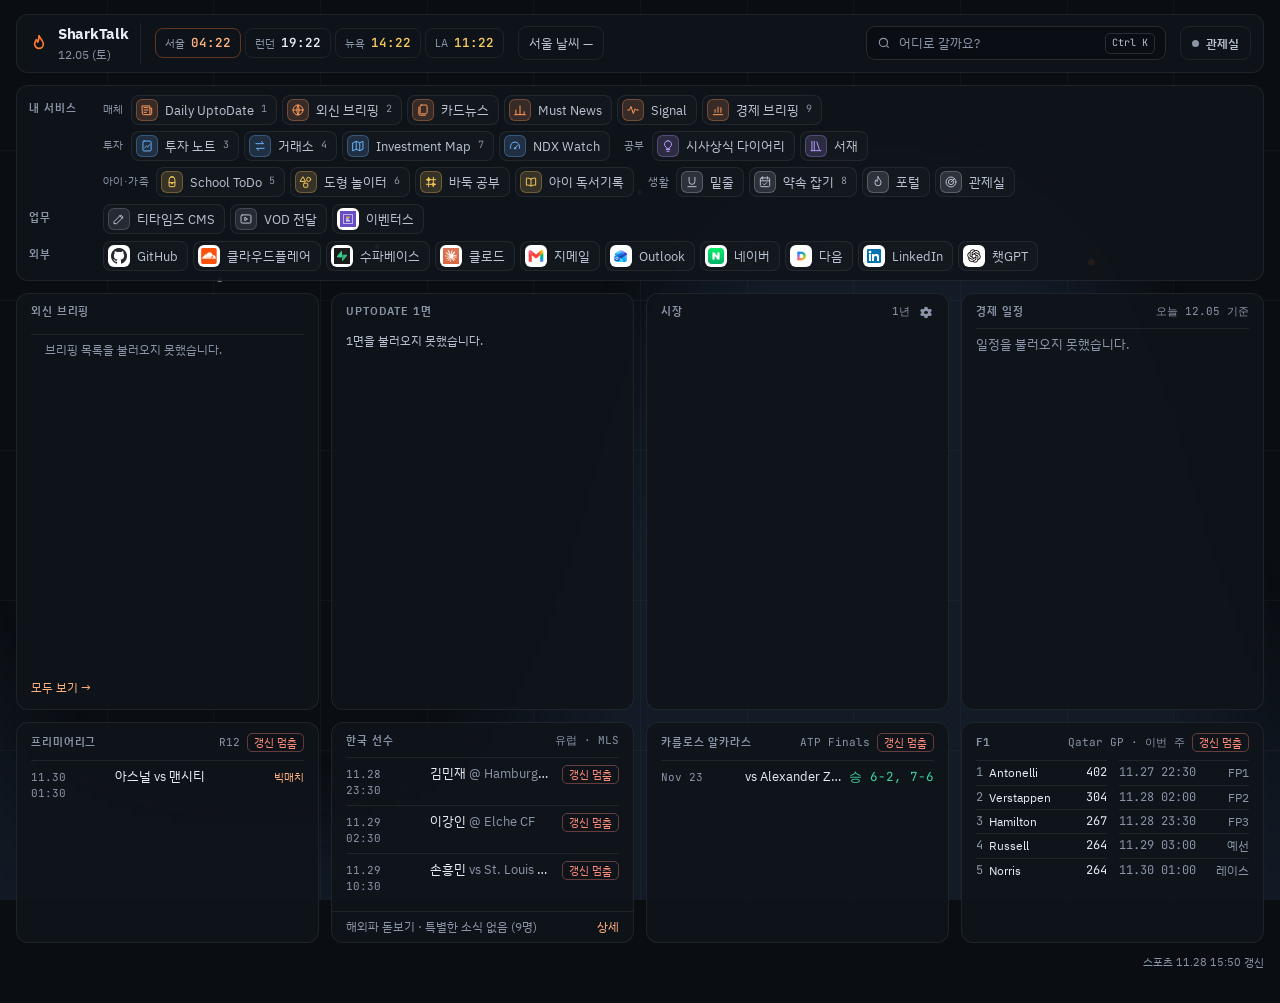
<file: index.html>
<!DOCTYPE html>
<html lang="ko">
<head>
    <meta charset="UTF-8">
    <meta name="viewport" content="width=device-width, initial-scale=1.0">
    <title>SharkTalk Dashboard</title>
    <link rel="manifest" href="/manifest.json">
    <meta name="theme-color" content="#121212">
    <meta name="apple-mobile-web-app-capable" content="yes">
    <meta name="apple-mobile-web-app-status-bar-style" content="black-translucent">
    <meta name="apple-mobile-web-app-title" content="Dashboard">
    <link rel="apple-touch-icon" href="/icons/icon-192.png">
    <link href="https://cdnjs.cloudflare.com/ajax/libs/font-awesome/6.0.0/css/all.min.css" rel="stylesheet">
    <link rel="preconnect" href="https://fonts.googleapis.com">
    <link rel="preconnect" href="https://fonts.gstatic.com" crossorigin>
    <link rel="stylesheet" href="https://fonts.googleapis.com/css2?family=IBM+Plex+Sans+KR:wght@400;500;600;700&family=JetBrains+Mono:wght@400;600;700&display=swap" media="(min-width: 768px)">
    <link rel="stylesheet" href="/pc.css?v=20261121a">
    <style>
        :root {
            --sidebar-width: 260px;
            --bg-color: #121212;
            --sidebar-bg: #1e1e1e;
            --card-bg: #252525;
            --accent-color: #ff4400;
            --text-main: #e0e0e0;
            --text-sub: #a0a0a0;
            --border-color: #333;
        }
        body { margin: 0; padding: 0; font-family: -apple-system, BlinkMacSystemFont, "Segoe UI", Roboto, Arial, sans-serif; background-color: var(--bg-color); color: var(--text-main); height: 100vh; display: flex; overflow: hidden; }
        .mobile-header { display: none; align-items: center; justify-content: space-between; padding: 15px 20px; background-color: var(--sidebar-bg); border-bottom: 1px solid var(--border-color); position: fixed; top: 0; left: 0; right: 0; z-index: 100; height: 60px; box-sizing: border-box; }
        .mobile-brand { font-weight: bold; font-size: 18px; color: white; display:flex; align-items:center; gap:10px;}
        .hamburger-btn { font-size: 24px; cursor: pointer; color: var(--text-main); background:none; border:none;}
        .sidebar { width: var(--sidebar-width); background-color: var(--sidebar-bg); border-right: 1px solid var(--border-color); display: flex; flex-direction: column; padding: 20px; box-sizing: border-box; flex-shrink: 0; z-index: 1000; transition: left 0.3s ease-in-out; overflow-y: auto; }
        .sidebar-close-btn { display: none; position: absolute; top: 15px; right: 15px; font-size: 24px; cursor: pointer; color: #666; }
        .logo-area { font-size: 20px; font-weight: bold; color: white; margin-bottom: 40px; display: flex; align-items: center; gap: 12px; cursor: pointer; }
        .logo-icon { color: var(--accent-color); font-size: 1.2em; }
        .brand-text { font-family: 'Consolas', 'Monaco', 'Courier New', monospace; letter-spacing: -0.5px; }
        .menu-label { font-size: 11px; color: var(--text-sub); text-transform: uppercase; margin-bottom: 8px; margin-top: 15px; font-weight: 600; }
        .nav-item { display: flex; align-items: center; padding: 12px; color: var(--text-main); text-decoration: none; border-radius: 8px; transition: background 0.2s; cursor: pointer; font-size: 14px; }
        .nav-item:hover { background-color: rgba(255, 255, 255, 0.05); color: white; }
        .nav-item i { width: 24px; color: var(--text-sub); }
        .nav-item.active { background-color: rgba(255, 68, 0, 0.1); color: var(--accent-color); }
        .nav-item.active i { color: var(--accent-color); }
        .submenu { margin-left: 10px; padding-left: 10px; border-left: 1px solid #333; margin-top: 5px; margin-bottom: 15px; max-height: 280px; overflow-y: auto; }
        .submenu-item { cursor: pointer; padding: 6px 8px; display:flex; justify-content:space-between; align-items:center; }
        .submenu-item:hover { background: rgba(255,255,255,0.05); border-radius: 4px; }
        .month-folder { margin-bottom: 4px; }
        .month-header:hover { background: rgba(255,255,255,0.08) !important; }
        .shortcut-item { display: flex; align-items: center; padding: 8px 12px; color: var(--text-sub); text-decoration: none; border-radius: 6px; transition: all 0.2s; font-size: 13px; gap: 10px; }
        .shortcut-item:hover { background-color: rgba(255, 255, 255, 0.05); color: white; }
        .shortcut-item i { font-size: 14px; width: 20px; text-align: center; }
        .main-content { flex: 1; position: relative; background-color: var(--bg-color); overflow: hidden; display: flex; flex-direction: column; }
        #dashboard-view { padding: 40px; flex: 1; overflow-y: auto; box-sizing: border-box; }
        #briefing-view { display: none; width: 100%; height: 100%; background-color: #fff; }
        iframe { width: 100%; height: 100%; border: none; display: block; }
        .overlay { display: none; position: fixed; top: 0; left: 0; right: 0; bottom: 0; background: rgba(0,0,0,0.5); z-index: 999; backdrop-filter: blur(2px); }
        .header { margin-bottom: 30px; }
        .welcome-msg h1 { margin: 0; font-size: 28px; font-weight: 600; }
        .welcome-msg p { margin: 5px 0 0; color: var(--text-sub); font-size: 14px; }
        .dashboard-grid { display: grid; grid-template-columns: 1fr 1fr; gap: 20px; margin-bottom: 30px; }
        .card { background-color: var(--card-bg); border-radius: 12px; padding: 20px; min-height: 350px; box-sizing: border-box; }
        .card-header { display: flex; justify-content: space-between; align-items: center; margin-bottom: 15px; }
        .card-title { font-weight: bold; font-size: 14px; color: var(--text-sub); }
        .sport-title-link { text-decoration: none; color: #ccc; font-weight: bold; transition: all 0.2s; }
        .sport-title-link:hover { color: var(--accent-color); text-decoration: underline; }
        .sports-grid { display: grid; grid-template-columns: 1fr 1fr; gap: 15px; }
        .sport-card { background-color: var(--card-bg); border-radius: 12px; padding: 15px; }
        .sport-header { display: flex; justify-content: space-between; align-items: center; }
        .loading-text { color: #555; font-style: italic; font-size: 13px; }
        .overseas-player-row { display:grid; grid-template-columns:70px minmax(110px, 150px) minmax(140px, 1fr) 105px 120px; gap:8px; align-items:center; padding:7px 8px; border-radius:4px; background:rgba(255,255,255,0.02); font-size:11px; }
        .weather-info { display: flex; align-items: center; gap: 15px; margin-bottom: 15px; }
        .temp-big { font-size: 48px; font-weight: bold; }
        .weather-desc { font-size: 14px; color: var(--text-sub); }
        .hourly-forecast { display: flex; justify-content: space-between; margin-top: 10px; }
        .hourly-item { display: flex; flex-direction: column; align-items: center; gap: 6px; flex:1; }
        .world-clock { display: flex; justify-content: space-between; padding: 12px 0; border-bottom: 1px solid #333; margin-bottom: 15px; }
        .clock-item { text-align: center; flex: 1; }
        .clock-city { font-size: 11px; color: #888; margin-bottom: 4px; }
        .clock-time { font-size: 16px; font-weight: bold; color: #fff; font-family: 'Consolas', monospace; }
        .modal-overlay { display: none; position: fixed; top: 0; left: 0; right: 0; bottom: 0; background: rgba(0,0,0,0.7); z-index: 2000; justify-content: center; align-items: center; }
        .modal-content { background: var(--card-bg); border-radius: 12px; padding: 25px; width: 90%; max-width: 450px; max-height: 80vh; overflow-y: auto; }
        .modal-header { display: flex; justify-content: space-between; align-items: center; margin-bottom: 20px; }
        .modal-title { font-size: 18px; font-weight: bold; color: white; }
        .modal-close { background: none; border: none; color: #888; font-size: 24px; cursor: pointer; }
        .modal-close:hover { color: white; }
        .stock-list-item { display: flex; align-items: center; padding: 10px; background: rgba(255,255,255,0.05); border-radius: 6px; margin-bottom: 8px; gap: 8px; transition: background 0.15s; }
        .stock-list-item.dragging { opacity: 0.4; background: rgba(255,68,0,0.1); }
        .stock-list-item.drag-over { border-top: 2px solid var(--accent-color); }
        .stock-list-item span { font-size: 13px; flex: 1; }
        .stock-drag-handle { cursor: grab; color: #555; font-size: 14px; padding: 2px 4px; }
        .stock-drag-handle:active { cursor: grabbing; }
        .stock-move-btn { background: none; border: none; color: #666; cursor: pointer; font-size: 13px; padding: 2px 5px; }
        .stock-move-btn:hover { color: white; }
        .stock-move-btn:disabled { color: #333; cursor: default; }
        .stock-delete-btn { background: #e74c3c; border: none; color: white; padding: 4px 10px; border-radius: 4px; cursor: pointer; font-size: 11px; }
        .stock-delete-btn:hover { background: #c0392b; }
        .stock-add-form { display: flex; gap: 8px; margin-top: 15px; }
        .stock-add-form input { flex: 1; padding: 10px; border: 1px solid #444; border-radius: 6px; background: #333; color: white; font-size: 13px; }
        .stock-add-form input::placeholder { color: #666; }
        .stock-add-btn { background: var(--accent-color); border: none; color: white; padding: 10px 15px; border-radius: 6px; cursor: pointer; font-size: 13px; }
        .stock-add-btn:hover { background: #e03d00; }
        .stock-hint { font-size: 11px; color: #666; margin-top: 10px; line-height: 1.5; }
        .modal-actions { display: flex; justify-content: flex-end; gap: 10px; margin-top: 20px; }
        .btn-save { background: #27ae60; border: none; color: white; padding: 10px 20px; border-radius: 6px; cursor: pointer; }
        .btn-save:hover { background: #219a52; }
        .btn-cancel { background: #555; border: none; color: white; padding: 10px 20px; border-radius: 6px; cursor: pointer; }
        .btn-cancel:hover { background: #666; }
        .stock-edit-btn { background: none; border: none; color: #666; cursor: pointer; font-size: 14px; padding: 5px; }
        .stock-edit-btn:hover { color: var(--accent-color); }
        @media (max-width: 768px) {
            body { flex-direction: column; }
            .mobile-header { display: flex; }
            .sidebar { position: fixed; top: 0; left: -100%; height: 100%; width: 280px; box-shadow: 2px 0 10px rgba(0,0,0,0.5); padding-top: 60px; }
            .sidebar.active { left: 0; }
            .sidebar-close-btn { display: block; }
            .logo-area { display: none; }
            .main-content { margin-top: 60px; padding-top: 0; }
            #dashboard-view { padding: 14px; }
            .header { margin-bottom: 16px; }
            .welcome-msg h1 { font-size: 20px; }
            .welcome-msg p { font-size: 12px; }
            .dashboard-grid { grid-template-columns: 1fr !important; gap: 14px; margin-bottom: 20px; }
            .sports-grid { grid-template-columns: 1fr !important; gap: 10px; }
            .card { min-height: auto; padding: 14px; }
            .sport-card { padding: 12px; }
            .overseas-player-row { grid-template-columns:65px minmax(0, 1fr) auto; gap:4px 8px; align-items:start; }
            .overseas-competition { overflow:hidden; text-overflow:ellipsis; white-space:nowrap; }
            .overseas-opponent { grid-column:2 / 4; }
            .overseas-match-time { grid-column:2; }
            .overseas-stat { grid-column:3; grid-row:3; }
            .temp-big { font-size: 36px; }
            .weather-desc { font-size: 12px; }
            .world-clock { padding: 8px 0; margin-bottom: 10px; }
            .clock-time { font-size: 14px; }
            .clock-city { font-size: 10px; }
            .hourly-item span { font-size: 10px !important; }
            .hourly-item i { font-size: 14px !important; }
            #tradingview-container { min-height: 320px; }
            .modal-content { width: 95%; padding: 18px; }
            .stock-list-item { padding: 8px; font-size: 12px; }
            .stock-add-form input { padding: 8px; font-size: 12px; }
            .stock-add-form { flex-wrap: wrap; }
            .stock-hint { font-size: 10px; }
        }
    </style>
</head>
<body>
    <!-- ═══ PC 화면 (768px 이상) — pc.css / pc.js. 768px 미만은 아래 옛 화면 그대로 ═══ -->
    <canvas id="sky" aria-hidden="true"></canvas>
    <div id="pc">
        <header class="panel top">
            <a class="brand" href="./" title="새로 고침">
                <svg width="20" height="20" viewBox="0 0 24 24" fill="none" stroke="#FF7A2E" stroke-width="2" stroke-linecap="round" stroke-linejoin="round" aria-hidden="true"><path d="M12 3c1.2 3.8 5.2 5.8 5.2 10.2a5.2 5.2 0 0 1-10.4 0c0-2.4 1.4-3.6 2-5.2 1 1 1.6 2 1.6 3.1 1-1.6 1.6-4.1 1.6-8.1z"/></svg>
                <div><b>SharkTalk</b><br><span id="pcToday"></span></div>
            </a>
            <div class="clocks" id="pcClocks" aria-label="세계 시계"></div>
            <div class="wx">
                <button type="button" class="wx-btn" id="pcWxBtn" aria-expanded="false" aria-controls="pcWxPop">서울 날씨 …</button>
                <div class="pop wx-pop" id="pcWxPop" hidden></div>
            </div>
            <button type="button" class="cmd" id="pcCmd">
                <svg width="14" height="14" viewBox="0 0 24 24" fill="none" stroke="currentColor" stroke-width="2" aria-hidden="true"><circle cx="11" cy="11" r="7"/><path d="m20 20-3.5-3.5"/></svg>
                어디로 갈까요?
                <span class="kbd">Ctrl K</span>
            </button>
            <a class="ops" id="pcOps" href="https://vaaj-35yd.sharktalk.co.kr/" target="_blank" rel="noopener" title="관제실 열기"><span class="dot"></span><span id="pcOpsTxt">관제실</span></a>
        </header>

        <nav class="panel launch" aria-label="바로가기">
            <div class="lrow"><h2 class="label">내 서비스</h2><div class="clusters" id="pcMine"></div></div>
            <div class="lrow"><h2 class="label">업무</h2><div class="chips" id="pcWork"></div></div>
            <div class="lrow"><h2 class="label">외부</h2><div class="chips" id="pcExt"></div></div>
        </nav>

        <div class="grid4">
            <section class="panel brief">
                <div class="head">
                    <a class="label" href="https://news.sharktalk.co.kr/" target="_blank" rel="noopener">외신 브리핑</a>
                    <span class="num" id="pcEd" style="font-size:11px;color:var(--accent-ink)"></span>
                    <div class="tabs" id="pcTabs" role="tablist" aria-label="브리핑 묶음"></div>
                </div>
                <ol class="news" id="pcNews"><li class="sk"></li><li class="sk"></li><li class="sk"></li><li class="sk"></li></ol>
                <div class="more"><a id="pcAllLink" href="https://news.sharktalk.co.kr/" target="_blank" rel="noopener">모두 보기 →</a></div>
            </section>

            <section class="panel utd-panel">
                <div class="head"><a class="label" href="https://signal.sharktalk.co.kr/front.html" target="_blank" rel="noopener">UPTODATE 1면</a><span class="meta" id="pcUtdMeta"></span></div>
                <a class="utd" id="pcUtd" href="https://signal.sharktalk.co.kr/front.html" target="_blank" rel="noopener"><span class="sk" style="margin:4px 0"></span></a>
            </section>

            <section class="panel market">
                <div class="head"><h2 class="label">시장</h2><span class="meta">1년</span><button type="button" id="pcStockBtn" title="종목 편집" aria-label="종목 편집"><i class="fas fa-cog"></i></button></div>
                <div class="tv tradingview-widget-container" id="pcTv"></div>
            </section>

            <section class="panel">
                <div class="head"><h2 class="label">경제 일정</h2><span class="meta" id="pcCalMeta"></span></div>
                <ul class="cal" id="pcCal"></ul>
            </section>

            <section class="panel sport">
                <div class="head"><a class="label" href="https://www.premierleague.com" target="_blank" rel="noopener">프리미어리그</a><span class="meta" id="pcEplMeta"></span></div>
                <div class="rows" id="pcEpl"><div class="sk"></div></div>
            </section>

            <section class="panel sport">
                <div class="head"><h2 class="label">한국 선수</h2><span class="meta">유럽 · MLS</span></div>
                <div class="rows" id="pcKr"><div class="sk"></div></div>
                <div class="foot ovwrap" id="pcOvFoot">
                    <span id="pcOvSum">해외파 돋보기 …</span>
                    <button type="button" id="pcOvBtn" aria-expanded="false" aria-controls="pcOvPop">상세</button>
                    <div class="pop ov-pop" id="pcOvPop" hidden></div>
                </div>
            </section>

            <section class="panel sport">
                <div class="head"><h2 class="label">카를로스 알카라스</h2><span class="meta" id="pcTenMeta"></span></div>
                <div class="rows" id="pcTen"><div class="sk"></div></div>
            </section>

            <section class="panel sport">
                <div class="head"><a class="label" href="https://www.formula1.com" target="_blank" rel="noopener">F1</a><span class="meta" id="pcF1Meta"></span></div>
                <div class="f1" id="pcF1"><div class="sk"></div></div>
            </section>
        </div>

        <p class="note"><span id="pcSportsAt"></span></p>

        <div class="pal-bg" id="pcPal" hidden>
            <div class="pal" role="dialog" aria-modal="true" aria-label="빠른 이동">
                <label for="pcPalIn" class="sr">검색어</label>
                <input id="pcPalIn" type="text" placeholder="서비스·도구·기사 제목 (Esc 닫기)" autocomplete="off">
                <ul id="pcPalList" role="listbox"></ul>
            </div>
        </div>
    </div>

    <div class="mobile-header">
        <a href="./" class="mobile-brand" style="text-decoration:none;"><i class="fas fa-fire" style="color:var(--accent-color);"></i> SharkTalk</a>
        <button class="hamburger-btn" onclick="toggleSidebar()"><i class="fas fa-bars"></i></button>
    </div>
    <div id="sidebar-overlay" class="overlay" onclick="toggleSidebar()"></div>

    <nav class="sidebar" id="mySidebar">
        <span class="sidebar-close-btn" onclick="toggleSidebar()">&times;</span>
        <a href="./" class="logo-area" style="text-decoration: none;">
            <i class="fas fa-fire logo-icon"></i>
            <span class="brand-text">SharkTalk</span>
        </a>
        <div class="menu-label">MENU</div>
        <div id="nav-home" class="nav-item active" onclick="showHome()">
            <i class="fas fa-home"></i><span>홈 (Dashboard)</span>
        </div>
        <div style="margin-top: 20px;">
            <div class="nav-item"><i class="fas fa-newspaper"></i><span>외신 브리핑</span></div>
            <div id="briefing-menu" class="submenu"><span style="color:#555; font-size:12px; padding:10px;">Loading...</span></div>
        </div>
        <div class="menu-label">바로가기</div>
        <div style="display: flex; flex-direction: column; gap: 2px;">
            <a href="https://signal.sharktalk.co.kr/front.html" target="_blank" class="shortcut-item"><i class="fas fa-satellite-dish"></i><span>Daily UptoDate</span></a>
            <a href="https://news.sharktalk.co.kr/" target="_blank" class="shortcut-item"><i class="fas fa-globe"></i><span>Briefing Site</span></a>
            <a href="https://sharktalk.co.kr/" target="_blank" class="shortcut-item"><i class="fas fa-terminal"></i><span>SharkTalk 포털</span></a>
            <a href="https://exchange.sharktalk.co.kr/" target="_blank" class="shortcut-item"><i class="fas fa-right-left"></i><span>거래소</span></a>
            <a href="https://hong4137.github.io/schooltodo" target="_blank" class="shortcut-item"><i class="fas fa-sticky-note"></i><span>School ToDo</span></a>
            <a href="https://shape.sharktalk.co.kr/" target="_blank" class="shortcut-item"><i class="fas fa-shapes"></i><span>도형 놀이터</span></a>
            <a href="https://cio.sharktalk.co.kr/" target="_blank" class="shortcut-item"><i class="fas fa-arrow-trend-up"></i><span>투자 노트</span></a>
            <a href="https://when.sharktalk.co.kr/" target="_blank" class="shortcut-item"><i class="fas fa-calendar-check"></i><span>약속 잡기</span></a>
            <a href="https://ttimesvibe.github.io/main/" target="_blank" class="shortcut-item"><i class="fab fa-youtube"></i><span>티타임즈 CMS</span></a>
            <a href="https://map.sharktalk.co.kr/" target="_blank" class="shortcut-item"><i class="fab fa-usd"></i><span>Investment Map</span></a>
            <a href="https://ndx.sharktalk.co.kr/" target="_blank" class="shortcut-item"><i class="fas fa-chart-line"></i><span>Market Watcher</span></a>
            <a href="https://must.sharktalk.co.kr/" target="_blank" class="shortcut-item"><i class="fas fa-newspaper"></i><span>Must News</span></a>
            <a href="https://kid.sharktalk.co.kr/" target="_blank" class="shortcut-item"><i class="fas fa-book-open"></i><span>Reading Log</span></a>
            <a href="https://books.sharktalk.co.kr/" target="_blank" class="shortcut-item"><i class="fas fa-highlighter"></i><span>책 갈무리</span></a>
        </div>
        <div style="margin-top: auto; padding-top: 20px;">
            <a href="https://github.com/hong4137" target="_blank" class="nav-item"><i class="fab fa-github"></i><span>GitHub Profile</span></a>
        </div>
    </nav>

    <main class="main-content">
        <div id="dashboard-view">
            <header class="header">
                <div class="welcome-msg">
                    <h1>안녕하세요, Hong님! 👋</h1>
                    <p id="current-date">오늘 날짜 로딩중...</p>
                </div>
            </header>
            <div class="dashboard-grid">
                <div class="card" style="display: flex; flex-direction: column;">
                    <div class="world-clock" id="world-clock">
                        <div class="clock-item"><div class="clock-city">🇰🇷 서울</div><div class="clock-time" id="clock-seoul">--:--</div></div>
                        <div class="clock-item"><div class="clock-city">🇬🇧 런던</div><div class="clock-time" id="clock-london">--:--</div></div>
                        <div class="clock-item"><div class="clock-city">🇺🇸 뉴욕</div><div class="clock-time" id="clock-newyork">--:--</div></div>
                        <div class="clock-item"><div class="clock-city">🇺🇸 LA</div><div class="clock-time" id="clock-la">--:--</div></div>
                    </div>
                    <div style="flex: 1;">
                        <div class="card-header"><span class="card-title">☁️ 서울 날씨</span></div>
                        <div class="weather-info" id="weather-widget"><div class="temp-big">--°</div><div class="weather-desc">데이터 불러오는 중...</div></div>
                        <div id="hourly-forecast-container" class="hourly-forecast"></div>
                        <div style="border-top: 1px solid #333; margin: 15px 0;"></div>
                        <div id="weekly-forecast-container" style="display: flex; justify-content: space-between; text-align: center;"></div>
                    </div>
                </div>
                <div class="card" style="padding: 0; overflow: hidden; position: relative;">
                    <button class="stock-edit-btn" onclick="openStockModal()" style="position: absolute; top: 10px; right: 10px; z-index: 10;"><i class="fas fa-cog"></i></button>
                    <div id="tradingview-container" class="tradingview-widget-container"></div>
                </div>
            </div>
            <div style="margin-bottom: 15px; font-weight:bold; display:flex; justify-content:space-between; align-items:center;">
                <span>📌 My Workspace (Sports)</span>
                <span style="font-size:11px; color:#666;" id="update-time">업데이트: --:--</span>
            </div>
            <div class="sports-grid">
                <div style="display:flex; flex-direction:column; gap:15px;">
                    <div class="sport-card">
                        <div class="sport-header">
                            <div style="display:flex; align-items:center; gap:8px;"><i class="fas fa-futbol" style="color:#a000ff; font-size: 1.2rem;"></i><a href="https://www.premierleague.com" target="_blank" class="sport-title-link">Premier League Picks</a></div>
                            <span id="epl-badge" style="font-size:10px; background:#333; padding:2px 6px; border-radius:4px; color:#aaa;">R20</span>
                        </div>
                        <div id="epl-content" style="margin-top: 10px; display: flex; flex-direction: column; gap: 8px;"><div class="loading-text">Analyzing...</div></div>
                    </div>
                    <div class="sport-card">
                        <div class="sport-header">
                            <div style="display:flex; align-items:center; gap:8px;"><span style="font-size: 1.2rem;">🇰🇷</span><span class="sport-title-link" style="cursor:default;">Korean Players</span></div>
                            <span id="korean-players-badge" style="font-size:10px; background:#333; padding:2px 6px; border-radius:4px; color:#aaa;">EU/MLS</span>
                        </div>
                        <div id="korean-players-content" style="margin-top: 10px; display: flex; flex-direction: column; gap: 6px;"><div class="loading-text">Loading...</div></div>
                    </div>
                </div>
<!-- @disabled:worldcup START — 월드컵 종료로 비활성화. 다음 대회 시 주석 해제.
                <div class="sport-card">
                    <div class="sport-header">
                        <div style="display:flex; align-items:center; gap:8px;"><span style="font-size: 1.2rem;">🏆</span><a href="https://www.fifa.com/fifaplus/en/tournaments/mens/worldcup/canadamexicousa2026" target="_blank" class="sport-title-link">2026 FIFA World Cup</a></div>
                        <span id="worldcup-badge" style="font-size:10px; background:#333; padding:2px 6px; border-radius:4px; color:#aaa;">Group Stage</span>
                    </div>
                    <div id="worldcup-content" style="margin-top: 10px; display: flex; flex-direction: column; gap: 8px;"><div class="loading-text">Loading...</div></div>
                </div>
@disabled:worldcup END -->
<!-- @disabled:nba-warriors START — NBA 정규시즌 종료 후 비활성화. 시즌 복귀 시 주석 해제하여 부활.
                <div class="sport-card">
                    <div class="sport-header">
                        <div style="display:flex; align-items:center; gap:8px;"><i class="fas fa-basketball-ball" style="color:#ffae00; font-size: 1.2rem;"></i><a href="https://www.nba.com/warriors" target="_blank" class="sport-title-link">GS Warriors</a></div>
                        <div style="display:flex; align-items:center; gap:10px;"><a href="https://www.nba.com/standings" target="_blank" style="font-size:12px; color:#888; text-decoration:none; display:flex; align-items:center; gap:4px;"><span>📊</span><span>Standings</span></a><div id="nba-record" style="font-size:14px; font-weight:bold; color:white;">-</div></div>
                    </div>
                    <div id="nba-content" style="margin-top: 10px; display: flex; flex-direction: column; gap: 8px;"><div class="loading-text">Loading...</div></div>
                </div>
@disabled:nba-warriors END -->
                <div class="sport-card">
                    <div class="sport-header">
                        <div style="display:flex; align-items:center; gap:8px;"><span style="font-size: 1.2rem;">📅</span><a href="https://www.investing.com/economic-calendar/" target="_blank" class="sport-title-link">Macro Calendar</a></div>
                        <div style="display:flex; align-items:center; gap:10px;"><span id="macro-badge" style="font-size:10px; background:#333; padding:2px 6px; border-radius:4px; color:#aaa;">7d</span><div id="macro-next" style="font-size:14px; font-weight:bold; color:white;">-</div></div>
                    </div>
                    <div id="macro-content" style="margin-top: 10px; display: flex; flex-direction: column; gap: 6px;"><div class="loading-text">Loading...</div></div>
                </div>
                <div class="sport-card">
                    <div class="sport-header">
                        <div style="display:flex; align-items:center; gap:8px;"><span style="color:#ccff00; font-size: 1.2rem;">🎾</span><a href="https://www.google.com/search?gs_ssp=eJzj4tVP1zc0TDM1MLI0qiwzYPRiT8xJTixKrAIAT2sG9g&q=alcaraz&rlz=1C1FKPE_koKR997KR997&oq=alc&gs_lcrp=EgZjaHJvbWUqDAgBEC4YJxiABBiKBTIJCAAQRRg5GIAEMgwIARAuGCcYgAQYigUyBwgCEAAYgAQyBggDEEUYPDIGCAQQRRg8MgYIBRBFGDwyBggGEEUYPDIGCAcQRRg80gEIMjA3MGowajeoAgCwAgA&sourceid=chrome&ie=UTF-8" target="_blank" class="sport-title-link">Carlos Alcaraz</a></div>
                        <span id="tennis-status" style="font-size:10px; background:#333; padding:2px 6px; border-radius:4px; color:#aaa;">-</span>
                    </div>
                    <div id="tennis-content" style="text-align: center; margin-top: 15px;"><div class="loading-text">Loading...</div></div>
                </div>
                <div class="sport-card">
                    <div class="sport-header">
                        <div style="display:flex; align-items:center; gap:8px;"><i class="fas fa-flag-checkered" style="color:#e10600; font-size: 1.2rem;"></i><a href="https://www.formula1.com" target="_blank" class="sport-title-link">Formula 1</a></div>
                        <span id="f1-badge" style="font-size:10px; background:#333; padding:2px 6px; border-radius:4px; color:#aaa;">Next GP</span>
                    </div>
                    <div id="f1-content" style="margin-top: 10px;"><div class="loading-text">Loading...</div></div>
                </div>
                <div class="sport-card" style="grid-column:1 / -1;">
                    <div id="overseas-header" class="sport-header" role="button" tabindex="0" aria-expanded="false" style="cursor:pointer;" onclick="toggleOverseasDetail()" onkeydown="if(event.key === 'Enter' || event.key === ' '){ event.preventDefault(); toggleOverseasDetail(); }">
                        <div style="display:flex; align-items:center; gap:8px;"><span style="font-size:1.2rem;">🌍</span><span class="sport-title-link" style="cursor:default;">해외파 코리안리거 돋보기</span></div>
                        <span id="overseas-toggle-icon" style="font-size:11px; color:#666;">▾ 상세보기</span>
                    </div>
                    <div id="overseas-summary" style="margin-top:10px;"><div class="loading-text">Loading...</div></div>
                    <div id="overseas-detail" style="display:none; margin-top:10px;">
                        <div id="overseas-hot-issues" style="display:flex; flex-direction:column; gap:8px;"></div>
                        <div id="overseas-players" style="margin-top:12px; display:flex; flex-direction:column; gap:4px;"></div>
                    </div>
                </div>
            </div>
            <div style="margin-top: 25px;">
                <div style="display:flex; justify-content:space-between; align-items:center; margin-bottom: 12px;">
                    <span style="font-weight:bold;">🔗 Quick Links</span>
                    <button class="stock-edit-btn" onclick="openLinksModal()"><i class="fas fa-cog"></i></button>
                </div>
                <div id="quick-links-container" style="display: flex; flex-wrap: wrap; gap: 10px;"></div>
            </div>
            <div style="text-align: center; padding: 30px 0 20px; color: #333; font-size: 11px; letter-spacing: 0.5px;">Jae's Dashboard · hong4137.github.io</div>
        </div>
        <div id="briefing-view"><iframe id="content-frame" src=""></iframe></div>
    </main>

    <div id="stock-modal" class="modal-overlay">
        <div class="modal-content">
            <div class="modal-header"><span class="modal-title">📈 주식 종목 편집</span><button class="modal-close" onclick="closeStockModal()">&times;</button></div>
            <div style="margin-bottom: 15px;"><div style="font-size: 12px; color: #888; margin-bottom: 10px;">현재 종목 (최대 6개)</div><div id="stock-list"></div></div>
            <div style="border-top: 1px solid #333; padding-top: 15px;">
                <div style="font-size: 12px; color: #888; margin-bottom: 10px;">종목 추가</div>
                <div class="stock-add-form"><input type="text" id="stock-symbol" placeholder="NASDAQ:AAPL"><input type="text" id="stock-name" placeholder="애플"><button class="stock-add-btn" onclick="addStock()">추가</button></div>
                <div class="stock-hint">💡 심볼 예시: NASDAQ:AAPL, NYSE:DIS, KRX:005930, FX_IDC:USDKRW</div>
            </div>
            <div class="modal-actions"><button class="btn-cancel" onclick="closeStockModal()">취소</button><button class="btn-save" onclick="saveStocks()">저장</button></div>
        </div>
    </div>

    <div id="links-modal" class="modal-overlay">
        <div class="modal-content">
            <div class="modal-header"><span class="modal-title">🔗 바로가기 편집</span><button class="modal-close" onclick="closeLinksModal()">&times;</button></div>
            <div style="margin-bottom: 15px;"><div style="font-size: 12px; color: #888; margin-bottom: 10px;">현재 바로가기</div><div id="links-list"></div></div>
            <div style="border-top: 1px solid #333; padding-top: 15px;">
                <div style="font-size: 12px; color: #888; margin-bottom: 10px;">바로가기 추가</div>
                <div class="stock-add-form"><input type="text" id="link-emoji" placeholder="🔗" style="max-width:50px; text-align:center;"><input type="text" id="link-name" placeholder="이름"><input type="text" id="link-url" placeholder="https://..."><button class="stock-add-btn" onclick="addLink()">추가</button></div>
            </div>
            <div class="modal-actions"><button class="btn-cancel" onclick="closeLinksModal()">취소</button><button class="btn-save" onclick="saveLinks()">저장</button></div>
        </div>
    </div>

    <script>
        const DEFAULT_STOCKS = [{ s: "NASDAQ:NVDA", d: "엔비디아" }, { s: "NASDAQ:MU", d: "마이크론" }, { s: "NASDAQ:TSLA", d: "테슬라" }, { s: "FX_IDC:USDKRW", d: "원달러 환율" }];
        let currentStocks = JSON.parse(localStorage.getItem('dashboard_stocks')) || DEFAULT_STOCKS;
        let tempStocks = [];

        const DEFAULT_LINKS = [
            { emoji: "💼", name: "LinkedIn", url: "https://www.linkedin.com/" },
            { emoji: "🟢", name: "수파베이스", url: "https://supabase.com/" },
            { emoji: "🟠", name: "클라우드플레어", url: "https://dash.cloudflare.com/" },
            { emoji: "🎬", name: "VOD 전달", url: "https://hong4137.github.io/mgmt-2026/" },
            { emoji: "🎫", name: "이벤터스", url: "https://event-us.kr/" },
            { emoji: "🤖", name: "챗GPT", url: "https://chatgpt.com/" },
            { emoji: "🧠", name: "클로드", url: "https://claude.ai" },
            { emoji: "🟩", name: "네이버", url: "https://www.naver.com/" },
            { emoji: "🔵", name: "다음", url: "https://www.daum.net/" },
            { emoji: "📧", name: "Outlook", url: "https://outlook.office.com/" },
            { emoji: "✉️", name: "지메일", url: "https://mail.google.com/" }
        ];
        let currentLinks = JSON.parse(localStorage.getItem('dashboard_links')) || DEFAULT_LINKS;
        // 2026-10-07 사이드바 바로가기의 LinkedIn·Outlook 을 Quick Links 로 옮김.
        // 이미 편집해 저장한 목록에도 한 번만 넣어 준다 (LinkedIn 은 맨 앞, Outlook 은 지메일 앞 — 없으면 맨 뒤)
        try {
            if (localStorage.getItem('dashboard_links') && !localStorage.getItem('dashboard_links_mig_20261007')) {
                const has = (frag) => currentLinks.some(l => (l.url || '').includes(frag));
                if (!has('linkedin.com')) currentLinks.unshift({ emoji: "💼", name: "LinkedIn", url: "https://www.linkedin.com/" });
                if (!has('outlook.office.com')) {
                    const gi = currentLinks.findIndex(l => (l.url || '').includes('mail.google.com'));
                    const ol = { emoji: "📧", name: "Outlook", url: "https://outlook.office.com/" };
                    if (gi >= 0) currentLinks.splice(gi, 0, ol); else currentLinks.push(ol);
                }
                localStorage.setItem('dashboard_links', JSON.stringify(currentLinks));
                localStorage.setItem('dashboard_links_mig_20261007', '1');
            }
        } catch (e) { /* 저장소를 못 쓰면 기본 목록 그대로 */ }
        let tempLinks = [];

        function renderQuickLinks() {
            const c = document.getElementById('quick-links-container');
            if (!currentLinks.length) { c.innerHTML = '<span style="color:#555; font-size:12px;">바로가기가 없습니다.</span>'; return; }
            c.innerHTML = currentLinks.map(l => `<a href="${l.url}" target="_blank" style="display:flex; align-items:center; gap:6px; padding:8px 14px; background:var(--card-bg); border-radius:8px; text-decoration:none; color:var(--text-main); font-size:13px; transition:background 0.2s;" onmouseover="this.style.background='rgba(255,255,255,0.08)'" onmouseout="this.style.background='var(--card-bg)'">${l.emoji} ${l.name}</a>`).join('');
        }
        function openLinksModal() { tempLinks = JSON.parse(JSON.stringify(currentLinks)); renderLinksList(); document.getElementById('links-modal').style.display = 'flex'; }
        function closeLinksModal() { document.getElementById('links-modal').style.display = 'none'; }
        function renderLinksList() {
            const l = document.getElementById('links-list');
            if (!tempLinks.length) { l.innerHTML = '<div style="color:#666; font-size:12px; padding:10px;">바로가기가 없습니다.</div>'; return; }
            l.innerHTML = tempLinks.map((lk, i) => `<div class="stock-list-item" draggable="true" data-lidx="${i}" ondragstart="linkDragStart(event)" ondragover="dragOver(event)" ondragenter="linkDragEnter(event)" ondragleave="dragLeave(event)" ondrop="linkDrop(event)" ondragend="linkDragEnd(event)"><span class="stock-drag-handle"><i class="fas fa-grip-vertical"></i></span><span style="flex:1;">${lk.emoji} ${lk.name} <span style="color:#555; font-size:11px;">${lk.url.replace('https://','').substring(0,25)}...</span></span><button class="stock-move-btn" onclick="moveLink(${i},-1)" ${i===0?'disabled':''}><i class="fas fa-chevron-up"></i></button><button class="stock-move-btn" onclick="moveLink(${i},1)" ${i===tempLinks.length-1?'disabled':''}><i class="fas fa-chevron-down"></i></button><button class="stock-delete-btn" onclick="removeLink(${i})">삭제</button></div>`).join('');
        }
        function moveLink(i,dir) { const j=i+dir; if(j<0||j>=tempLinks.length) return; [tempLinks[i],tempLinks[j]]=[tempLinks[j],tempLinks[i]]; renderLinksList(); }
        let linkDragIdx=null;
        function linkDragStart(e) { linkDragIdx=+e.currentTarget.dataset.lidx; e.currentTarget.classList.add('dragging'); e.dataTransfer.effectAllowed='move'; }
        function linkDragEnter(e) { e.preventDefault(); if(+e.currentTarget.dataset.lidx!==linkDragIdx) e.currentTarget.classList.add('drag-over'); }
        function linkDrop(e) { e.preventDefault(); const to=+e.currentTarget.dataset.lidx; if(linkDragIdx!==null&&linkDragIdx!==to) { const item=tempLinks.splice(linkDragIdx,1)[0]; tempLinks.splice(to,0,item); renderLinksList(); } e.currentTarget.classList.remove('drag-over'); }
        function linkDragEnd(e) { e.currentTarget.classList.remove('dragging'); document.querySelectorAll('.stock-list-item').forEach(el=>el.classList.remove('drag-over')); linkDragIdx=null; }
        function addLink() { const emoji = document.getElementById('link-emoji').value.trim() || '🔗'; const name = document.getElementById('link-name').value.trim(); const url = document.getElementById('link-url').value.trim(); if (!name || !url) { alert('이름과 URL을 모두 입력해주세요.'); return; } tempLinks.push({ emoji, name, url }); renderLinksList(); document.getElementById('link-emoji').value = ''; document.getElementById('link-name').value = ''; document.getElementById('link-url').value = ''; }
        function removeLink(i) { tempLinks.splice(i, 1); renderLinksList(); }
        function saveLinks() { currentLinks = JSON.parse(JSON.stringify(tempLinks)); localStorage.setItem('dashboard_links', JSON.stringify(currentLinks)); closeLinksModal(); renderQuickLinks(); }

        function toggleSidebar() { const sidebar = document.getElementById('mySidebar'); const overlay = document.getElementById('sidebar-overlay'); sidebar.classList.toggle('active'); overlay.style.display = sidebar.classList.contains('active') ? 'block' : 'none'; }
        function showHome() { document.getElementById('dashboard-view').style.display = 'block'; document.getElementById('briefing-view').style.display = 'none'; document.getElementById('nav-home').classList.add('active'); document.getElementById('content-frame').src = ""; if(window.innerWidth <= 768) toggleSidebar(); }
        function openBriefing(url) { document.getElementById('dashboard-view').style.display = 'none'; document.getElementById('briefing-view').style.display = 'block'; document.getElementById('content-frame').src = url; document.getElementById('nav-home').classList.remove('active'); if(window.innerWidth <= 768) toggleSidebar(); }

        function updateWorldClock() {
            const tz = { 'clock-seoul': 'Asia/Seoul', 'clock-london': 'Europe/London', 'clock-newyork': 'America/New_York', 'clock-la': 'America/Los_Angeles' };
            const now = new Date();
            for (const [id, zone] of Object.entries(tz)) { document.getElementById(id).textContent = now.toLocaleTimeString('ko-KR', { timeZone: zone, hour: '2-digit', minute: '2-digit', hour12: false }); }
        }

        function loadTradingViewWidget() {
            // PC 화면이면 시장 칸(pc.js)에 그린다 — 종목 편집(저장) 뒤에도 같은 길로 들어온다
            if (window.pcIsPC && window.pcIsPC() && window.pcRenderMarket) { window.pcRenderMarket(currentStocks); return; }
            const c = document.getElementById('tradingview-container'); c.innerHTML = '<div class="tradingview-widget-container__widget"></div>';
            const s = document.createElement('script'); s.type = 'text/javascript'; s.src = 'https://s3.tradingview.com/external-embedding/embed-widget-market-overview.js'; s.async = true;
            s.innerHTML = JSON.stringify({ "colorTheme": "dark", "dateRange": "12M", "showChart": true, "locale": "kr", "largeChartUrl": "", "isTransparent": true, "showSymbolLogo": true, "width": "100%", "height": "400", "tabs": [{ "title": "관심 종목", "symbols": currentStocks }] });
            c.appendChild(s);
        }

        function openStockModal() { tempStocks = [...currentStocks]; renderStockList(); document.getElementById('stock-modal').style.display = 'flex'; }
        function closeStockModal() { document.getElementById('stock-modal').style.display = 'none'; document.getElementById('stock-symbol').value = ''; document.getElementById('stock-name').value = ''; }
        function renderStockList() { const l = document.getElementById('stock-list'); if (tempStocks.length === 0) { l.innerHTML = '<div style="color:#666; font-size:12px; padding:10px;">종목이 없습니다.</div>'; return; } l.innerHTML = tempStocks.map((s, i) => `<div class="stock-list-item" draggable="true" data-idx="${i}" ondragstart="dragStart(event)" ondragover="dragOver(event)" ondragenter="dragEnter(event)" ondragleave="dragLeave(event)" ondrop="dropItem(event)" ondragend="dragEnd(event)"><span class="stock-drag-handle" title="드래그하여 순서 변경"><i class="fas fa-grip-vertical"></i></span><span>${s.s} - ${s.d}</span><button class="stock-move-btn" onclick="moveStock(${i},-1)" ${i===0?'disabled':''}><i class="fas fa-chevron-up"></i></button><button class="stock-move-btn" onclick="moveStock(${i},1)" ${i===tempStocks.length-1?'disabled':''}><i class="fas fa-chevron-down"></i></button><button class="stock-delete-btn" onclick="removeStock(${i})">삭제</button></div>`).join(''); }
        function moveStock(i,dir) { const j=i+dir; if(j<0||j>=tempStocks.length) return; [tempStocks[i],tempStocks[j]]=[tempStocks[j],tempStocks[i]]; renderStockList(); }
        let dragIdx=null;
        function dragStart(e) { dragIdx=+e.currentTarget.dataset.idx; e.currentTarget.classList.add('dragging'); e.dataTransfer.effectAllowed='move'; }
        function dragOver(e) { e.preventDefault(); e.dataTransfer.dropEffect='move'; }
        function dragEnter(e) { e.preventDefault(); const el=e.currentTarget; if(+el.dataset.idx!==dragIdx) el.classList.add('drag-over'); }
        function dragLeave(e) { e.currentTarget.classList.remove('drag-over'); }
        function dropItem(e) { e.preventDefault(); const to=+e.currentTarget.dataset.idx; if(dragIdx!==null&&dragIdx!==to) { const item=tempStocks.splice(dragIdx,1)[0]; tempStocks.splice(to,0,item); renderStockList(); } e.currentTarget.classList.remove('drag-over'); }
        function dragEnd(e) { e.currentTarget.classList.remove('dragging'); document.querySelectorAll('.stock-list-item').forEach(el=>el.classList.remove('drag-over')); dragIdx=null; }
        function removeStock(i) { tempStocks.splice(i, 1); renderStockList(); }
        function addStock() { const sym = document.getElementById('stock-symbol').value.trim(); const nm = document.getElementById('stock-name').value.trim(); if (!sym || !nm) { alert('심볼과 이름을 모두 입력해주세요.'); return; } if (tempStocks.length >= 6) { alert('최대 6개까지 추가할 수 있습니다.'); return; } if (tempStocks.some(s => s.s === sym)) { alert('이미 추가된 종목입니다.'); return; } tempStocks.push({ s: sym, d: nm }); renderStockList(); document.getElementById('stock-symbol').value = ''; document.getElementById('stock-name').value = ''; }
        function saveStocks() { if (tempStocks.length === 0) { alert('최소 1개 이상의 종목이 필요합니다.'); return; } currentStocks = [...tempStocks]; localStorage.setItem('dashboard_stocks', JSON.stringify(currentStocks)); closeStockModal(); loadTradingViewWidget(); }

        async function loadBriefingMenu() {
            const mc = document.getElementById('briefing-menu');
            try {
                const r = await fetch('https://news.sharktalk.co.kr/list.json?v=' + Date.now()); if (!r.ok) throw new Error("fail"); const data = await r.json();
                const g = {}; data.forEach(item => { let ym = (item.date && /^\d{4}-\d{2}/.test(item.date)) ? item.date.substring(0, 7) : 'special'; if (!g[ym]) g[ym] = []; g[ym].push(item); });
                const sorted = Object.keys(g).sort((a, b) => { if (a === 'special') return -1; if (b === 'special') return 1; return b.localeCompare(a); });
                // 묶음 안은 날짜 내림차순 — list.json 순서를 믿지 않는다 (맨 처음 낸 weekly_2026-02-02 가 파일 맨 앞에 박혀 있어 특별판 첫 칸에 고정돼 보였다)
                const dkey = (it) => ((it.date || '').match(/\d{4}-\d{2}-\d{2}/) || [''])[0];
                Object.keys(g).forEach((k) => g[k].sort((a, b) => dkey(b).localeCompare(dkey(a))));
                let html = '';
                sorted.forEach((ym, mi) => {
                    const items = g[ym]; let dm; if (ym === 'special') { dm = '특별판'; } else { const [y, m] = ym.split('-'); const mn = ['', '1월', '2월', '3월', '4월', '5월', '6월', '7월', '8월', '9월', '10월', '11월', '12월']; dm = `${y}년 ${mn[parseInt(m)] || m + '월'}`; }
                    const exp = (ym !== 'special' && mi <= 1); const icon = ym === 'special' ? '⭐' : '📁';
                    html += `<div class="month-folder"><div class="month-header" onclick="toggleMonth(this)" style="display:flex; justify-content:space-between; align-items:center; padding:8px 10px; cursor:pointer; background:rgba(255,255,255,0.03); border-radius:4px; margin-bottom:2px;"><span style="color:#aaa; font-size:12px; font-weight:bold;">${icon} ${dm}</span><span style="color:#666; font-size:10px;">${items.length}개</span></div><div class="month-items" style="display:${exp ? 'block' : 'none'}; padding-left:8px;">`;
                    items.forEach(item => { let ds = (item.date && /^\d{4}-\d{2}-\d{2}/.test(item.date)) ? item.date.substring(5).replace('-', '.') : (item.date || ''); let ct = item.title.replace('외신 브리핑 | ', '').replace('외신 브리핑 - ', '').replace("Jae's Briefing - ", '').trim(); html += `<div class="submenu-item" onclick="openBriefing('${item.link}')"><span style="color:#ccc; font-size:12px; white-space:nowrap; overflow:hidden; text-overflow:ellipsis; max-width:130px;">${ct}</span><span style="color:#666; font-size:10px;">${ds}</span></div>`; });
                    html += `</div></div>`;
                });
                mc.innerHTML = html;
            } catch (e) { mc.innerHTML = '<span style="color:#555; padding:10px; font-size:12px;">목록 로딩 실패</span>'; }
        }
        function toggleMonth(h) { const items = h.nextElementSibling; items.style.display = items.style.display === 'none' ? 'block' : 'none'; }

        // =====================================================================
        // Macro Calendar 렌더링 함수 — 향후 7~14일 high-impact 매크로 이벤트
        // =====================================================================
        function renderMacroCard(payload) {
            const el = document.getElementById('macro-content');
            const badge = document.getElementById('macro-badge');
            const nextEl = document.getElementById('macro-next');
            if (!el) return;
            const events = (payload && payload.events) || [];
            if (events.length === 0) {
                el.innerHTML = '<div class="loading-text">No upcoming events</div>';
                if (badge) badge.innerText = '-';
                if (nextEl) nextEl.innerText = '-';
                return;
            }
            const today = new Date(); today.setHours(0,0,0,0);
            const catLabel = {
                fed_fomc: 'Fed', economic_data: 'Macro', earnings: 'Earnings',
                tech_conf: 'Tech', treasury_auction: 'Treasury',
                geopolitical: 'Geo', market_structure: 'Flow'
            };
            // 배지: 7d 윈도우 내 이벤트 수, 가장 임박한 D-day
            const within7 = events.filter(e => {
                const d = new Date(e.date); const days = Math.ceil((d - today)/86400000);
                return days >= 0 && days <= 7;
            });
            if (badge) badge.innerText = `${within7.length || events.length}d · ${events.length}`;
            const first = events[0];
            const firstDays = Math.max(0, Math.ceil((new Date(first.date) - today)/86400000));
            if (nextEl) nextEl.innerText = `D-${firstDays}`;

            let h = '';
            events.slice(0, 6).forEach(ev => {
                const d = new Date(ev.date);
                const days = Math.max(0, Math.ceil((d - today)/86400000));
                const isImp5 = ev.importance === 5;
                const dot = isImp5 ? '#ff4400' : '#ffae00';
                const bg = isImp5 ? 'background: rgba(255,68,0,0.08); border-left: 3px solid #ff4400;'
                                  : 'background: rgba(255,174,0,0.05); border-left: 3px solid #ffae00;';
                const dStr = `${d.getMonth()+1}.${d.getDate()}`;
                const cat = catLabel[ev.category] || ev.category || '';
                const cons = ev.consensus ? ` · <span style="color:#ccff00;">${ev.consensus}</span>` : '';
                const link = ev.source_url ? `<a href="${ev.source_url}" target="_blank" style="color:inherit; text-decoration:none;">` : '<span>';
                const linkClose = ev.source_url ? '</a>' : '</span>';
                h += `<div style="${bg} padding: 6px 8px; border-radius: 6px;">` +
                     `<div style="display:flex; justify-content:space-between; align-items:center; gap:8px;">` +
                       `<div style="display:flex; align-items:center; gap:6px; min-width:0; flex:1;">` +
                         `<span style="width:6px; height:6px; border-radius:50%; background:${dot}; flex-shrink:0;"></span>` +
                         `<span style="font-size:10px; color:#888; flex-shrink:0; width:32px;">D-${days}</span>` +
                         `${link}<span style="font-size:12px; color:white; font-weight:600; overflow:hidden; text-overflow:ellipsis; white-space:nowrap;">${ev.title || '-'}</span>${linkClose}` +
                       `</div>` +
                       `<span style="font-size:10px; color:#666; flex-shrink:0;">${dStr}</span>` +
                     `</div>` +
                     `<div style="font-size:9px; color:#666; margin-top:2px; padding-left:14px;">${cat}${cons}</div>` +
                     `</div>`;
            });
            el.innerHTML = h;
        }

        async function loadMacroCalendar() {
            try {
                // 2026-11-20: catalysts.json 수집을 끄고 Daily UptoDate 경제 일정(오늘~10일 뒤) 하나로 합침.
                // 카드 모양은 그대로 두고 필드만 옮겨 담는다. 지난 일정·중요도 3 (3일 뒤부터)은 뺀다.
                const r = await fetch('https://signal.sharktalk.co.kr/data/calendar.json?v=' + Date.now());
                if (!r.ok) throw new Error('fail');
                const data = await r.json();
                const today = new Intl.DateTimeFormat('en-CA', { timeZone: 'Asia/Seoul' }).format(new Date());
                const dd = (d) => Math.round((Date.parse(d) - Date.parse(today)) / 86400000);
                const events = (data.events || [])
                    .filter(e => e.verified !== false && e.date >= today && (dd(e.date) <= 2 || e.importance >= 4))
                    // 'YYYY-MM-DD' 만 주면 브라우저가 UTC 자정(=서울 09시)으로 읽어 D-day 가 하루 크게 나온다 → 현지 자정으로
                    .map(e => ({ date: e.date + 'T00:00:00', title: e.title, importance: e.importance, category: e.category,
                                 consensus: e.consensus, source_url: e.source }));
                renderMacroCard({ generated_at: data.generated_at, events });
            } catch (e) {
                console.error('Macro Error:', e);
                const el = document.getElementById('macro-content');
                if (el) el.innerHTML = '<div class="loading-text">Data unavailable</div>';
            }
        }

        // =====================================================================
        // F1 렌더링 함수 (v2.5: 좌우 분할 - 순위 + 세부 스케줄)
        // =====================================================================
        function renderF1Card(f1) {
            const el = document.getElementById('f1-content');
            const badge = document.getElementById('f1-badge');
            if (!f1 || !el) return;

            const nr = f1.next_race || f1;
            const standings = f1.standings || [];
            const schedule = f1.schedule || [];

            // 배지 설정
            if (nr.status) badge.innerText = nr.status;
            else if (nr.round) badge.innerText = `R${nr.round}`;
            else badge.innerText = 'F1';

            // v1 호환: 기존 flat 구조 (next_race 없는 경우)
            if (!f1.next_race && !f1.standings) {
                el.innerHTML = `<div style="text-align:center;"><div style="font-size:13px; font-weight:bold; color:white; margin-bottom:4px;">${f1.name || '-'}</div><div style="font-size:14px; color:#e10600; font-weight:bold;">${f1.date || '-'}</div><div style="font-size:10px; color:#666; margin-top:4px;">${f1.circuit || '-'}</div></div>`;
                return;
            }

            // 팀 색상 매핑
            const teamColors = {
                'Mercedes': '#27F4D2', 'Ferrari': '#E8002D', 'McLaren': '#FF8000',
                'Red Bull': '#3671C6', 'Aston Martin': '#229971', 'Alpine': '#0093CC',
                'Williams': '#64C4FF', 'Racing Bulls': '#6692FF', 'Haas': '#B6BABD',
                'Audi': '#FF0000', 'Cadillac': '#FFD700',
            };

            // 왼쪽: 드라이버 순위 (Top 5, 포인트만)
            let standingsHtml = '';
            if (standings.length > 0) {
                standingsHtml = `<div style="font-size:10px; color:#666; margin-bottom:8px; text-transform:uppercase;">Standings</div>`;
                standings.slice(0, 5).forEach((d, i) => {
                    const tc = teamColors[d.team] || '#888';
                    const surname = (d.driver || '').split(' ').pop();
                    const posColor = i === 0 ? '#FFD700' : i === 1 ? '#C0C0C0' : i === 2 ? '#CD7F32' : '#888';
                    standingsHtml += `<div style="display:flex; align-items:center; gap:6px; padding:4px 0;">` +
                        `<span style="font-size:11px; color:${posColor}; width:12px; text-align:right; font-weight:bold;">${d.pos || i+1}</span>` +
                        `<span style="width:3px; height:14px; background:${tc}; border-radius:1px;"></span>` +
                        `<span style="font-size:12px; color:#ddd; flex:1;">${surname}</span>` +
                        `<span style="font-size:11px; color:#fff; font-weight:bold;">${d.points || 0}</span>` +
                    `</div>`;
                });
            } else {
                standingsHtml = `<div style="font-size:10px; color:#555; text-align:center; padding:10px 0;">시즌 순위 준비 중</div>`;
            }

            // 오른쪽: 세부 스케줄
            let scheduleHtml = '';
            if (schedule.length > 0) {
                const sprintTag = nr.sprint ? ' <span style="font-size:8px; background:#e10600; color:#fff; padding:1px 4px; border-radius:2px; vertical-align:middle;">SPRINT</span>' : '';
                scheduleHtml = `<div style="font-size:12px; font-weight:bold; color:white; margin-bottom:2px;">${nr.name || '-'}${sprintTag}</div>`;
                scheduleHtml += `<div style="font-size:10px; color:#666; margin-bottom:8px;">${nr.circuit || '-'}</div>`;

                schedule.forEach(s => {
                    const isRace = s.name === 'Race';
                    const isSprint = s.name === 'Sprint';
                    const isQual = s.name === 'Qualifying' || s.name === 'Sprint Qualifying';
                    let accent = '#888';
                    let bg = 'transparent';
                    if (isRace) { accent = '#e10600'; bg = 'rgba(225,6,0,0.1)'; }
                    else if (isSprint) { accent = '#ff6b35'; bg = 'rgba(255,107,53,0.06)'; }
                    else if (isQual) { accent = '#ffae00'; }

                    scheduleHtml += `<div style="display:flex; align-items:center; gap:6px; padding:4px 6px; border-radius:4px; background:${bg}; margin-bottom:2px;">` +
                        `<span style="font-size:10px; color:#666; width:32px;">${s.date || ''}</span>` +
                        `<span style="font-size:11px; color:${accent}; font-weight:bold; width:38px;">${s.kst_time || '-'}</span>` +
                        `<span style="font-size:10px; color:${isRace ? '#fff' : '#bbb'}; ${isRace ? 'font-weight:bold;' : ''}">${s.name || '-'}</span>` +
                    `</div>`;
                });
            } else {
                scheduleHtml = `<div style="text-align:center;"><div style="font-size:13px; font-weight:bold; color:white; margin-bottom:4px;">${nr.name || '-'}</div><div style="font-size:14px; color:#e10600; font-weight:bold;">${nr.date || '-'}</div><div style="font-size:10px; color:#666; margin-top:4px;">${nr.circuit || '-'}</div></div>`;
            }

            // 좌우 분할 조합
            el.innerHTML = `<div style="display:flex; gap:12px;">` +
                `<div style="flex:1; padding:8px; background:rgba(255,255,255,0.03); border-radius:6px;">${standingsHtml}</div>` +
                `<div style="flex:1; padding:8px; background:rgba(255,255,255,0.03); border-radius:6px;">${scheduleHtml}</div>` +
            `</div>`;
        }

        // =====================================================================
        // Korean Players 렌더링 함수 — 코리안리거 3인 다음 경기
        // =====================================================================
        function renderKoreanPlayersCard(players) {
            const el = document.getElementById('korean-players-content');
            if (!el) return;
            if (!players || players.length === 0) {
                el.innerHTML = '<div class="loading-text">No Data</div>';
                return;
            }
            let h = '';
            players.forEach(p => {
                const isHome = p.venue === 'home';
                const isAway = p.venue === 'away';
                const locIcon = isHome ? '🏠' : (isAway ? '✈️' : '');
                const vsLabel = isAway ? '@ ' : 'vs ';
                const opponent = p.opponent && p.opponent !== '-' ? p.opponent : 'TBD';
                const competition = p.competition && p.competition !== '-' ? p.competition : '';
                const matchLine = competition
                    ? `🏆 ${competition} · ${locIcon} ${vsLabel}${opponent}`
                    : `${locIcon} ${vsLabel}${opponent}`;
                const dateText = p.kst_date && p.kst_date !== '-' ? p.kst_date : 'TBD';
                const timeText = p.kst_time && p.kst_time !== '-' ? `${p.kst_time} KST` : '';
                h += `<div style="display:flex; justify-content:space-between; align-items:center; padding:8px; border-radius:6px; background:rgba(255,255,255,0.03);">` +
                        `<div>` +
                            `<div style="font-size:12px; font-weight:bold; color:white;">🇰🇷 ${p.player} <span style="color:#888; font-weight:normal;">(${p.team})</span></div>` +
                            `<div style="font-size:11px; color:#aaa; margin-top:2px;">${matchLine}</div>` +
                        `</div>` +
                        `<div style="text-align:right;">` +
                            `<div style="font-size:12px; font-weight:bold; color:#ddd;">${dateText}</div>` +
                            `<div style="font-size:10px; color:#666;">${timeText}</div>` +
                        `</div>` +
                    `</div>`;
            });
            el.innerHTML = h;
        }

        function escapeOverseasHtml(value) {
            return String(value == null ? '' : value)
                .replace(/&/g, '&amp;')
                .replace(/</g, '&lt;')
                .replace(/>/g, '&gt;')
                .replace(/"/g, '&quot;')
                .replace(/'/g, '&#039;');
        }

        function renderOverseasSummary(data) {
            const el = document.getElementById('overseas-summary');
            if (!el) return;
            const issues = (data && data.hot_issues) || [];
            const players = (data && data.players) || [];
            if (issues.length === 0) {
                el.innerHTML = `<div class="loading-text">특별한 이슈 없음 · 선수 ${players.length}명 추적 중</div>`;
                return;
            }
            // v3.1: 접힌 상태에서도 1건만 보여주고 나머지를 "외 N건"으로 숨기지 않고,
            // 최대 3건까지는 그대로 나열 — 상세보기를 눌러야만 보이던 정보를 줄임
            const shown = issues.slice(0, 3);
            const moreCount = issues.length - shown.length;
            el.innerHTML = shown.map(issue =>
                `<div style="font-size:12px; font-weight:bold; color:#ffc400; white-space:nowrap; overflow:hidden; text-overflow:ellipsis;">🔥 ${escapeOverseasHtml(issue.headline || '-')}</div>`
            ).join('') +
                `<div style="font-size:11px; color:#666; margin-top:2px;">${moreCount > 0 ? `외 ${moreCount}건의 소식 · ` : ''}선수 ${players.length}명 추적 중</div>`;
        }

        function toggleOverseasDetail() {
            const detail = document.getElementById('overseas-detail');
            const icon = document.getElementById('overseas-toggle-icon');
            const header = document.getElementById('overseas-header');
            if (!detail) return;
            const isOpen = detail.style.display !== 'none';
            detail.style.display = isOpen ? 'none' : 'block';
            if (icon) icon.textContent = isOpen ? '▾ 상세보기' : '▴ 접기';
            if (header) header.setAttribute('aria-expanded', String(!isOpen));
        }

        function renderOverseasWidget(data) {
            renderOverseasSummary(data);
            const issuesEl = document.getElementById('overseas-hot-issues');
            const playersEl = document.getElementById('overseas-players');
            if (!issuesEl || !playersEl) return;

            const issues = (data && data.hot_issues) || [];
            issuesEl.innerHTML = issues.length
                ? issues.map(issue => `<div style="padding:8px; border-radius:6px; background:rgba(255,196,0,0.08); border-left:3px solid #ffc400;"><div style="font-size:12px; font-weight:bold; color:#ffc400;">🔥 ${escapeOverseasHtml(issue.headline || '-')}</div><div style="font-size:11px; color:#aaa; margin-top:2px;">${escapeOverseasHtml(issue.detail || '-')}</div></div>`).join('')
                : '<div class="loading-text">특별한 이슈 없음</div>';

            const players = (data && data.players) || [];
            if (!players.length) {
                playersEl.innerHTML = '<div class="loading-text">선수 데이터 없음</div>';
                return;
            }
            playersEl.innerHTML = players.map(player => {
                const recent = player.recent;
                const next = player.next;

                // next가 있으면 다음 경기(미래) 기준으로 표시 — 이때는 과거 스탯을 섞어 보여주지 않음
                const showingNext = !!next;
                const source = next || recent;

                let statText = '<span style="color:#666;">-</span>';
                if (!showingNext && recent) {
                    if (recent.player_status === 'PLAYED') {
                        const ratingLabel = recent.rating != null ? ` (${escapeOverseasHtml(recent.rating)})` : '';
                        statText = `${escapeOverseasHtml(recent.minutes)}' ${escapeOverseasHtml(recent.goals || 0)}G ${escapeOverseasHtml(recent.assists || 0)}A${ratingLabel}`;
                    } else {
                        statText = '<span style="color:#666;">결장</span>';
                    }
                } else if (showingNext) {
                    statText = '<span style="color:#666;">예정</span>';
                }

                const opponent = source && source.opponent && source.opponent !== '-' ? source.opponent : 'TBD';
                const competition = source ? (source.event || '-') : '-';
                const dateText = source ? `${source.date || '-'}${source.time_kst ? ' ' + source.time_kst : ''}` : '-';

                return `<div class="overseas-player-row">` +
                    `<span style="color:white; font-weight:bold;">${escapeOverseasHtml(player.player || '-')}</span>` +
                    `<span class="overseas-competition" style="color:#888;">${escapeOverseasHtml(competition)}</span>` +
                    `<span class="overseas-opponent" style="color:#aaa;">vs ${escapeOverseasHtml(opponent)}</span>` +
                    `<span class="overseas-match-time" style="color:#ddd;">${escapeOverseasHtml(dateText)}</span>` +
                    `<span class="overseas-stat" style="color:#66ccff; text-align:right;">${statText}</span>` +
                `</div>`;
            }).join('');
        }

        async function loadOverseasData() {
            try {
                const response = await fetch('./korean_overseas.json?v=' + Date.now());
                if (!response.ok) throw new Error(`HTTP ${response.status}`);
                renderOverseasWidget(await response.json());
            } catch (error) {
                const summary = document.getElementById('overseas-summary');
                if (summary) summary.innerHTML = '<div class="loading-text">해외파 데이터를 불러오지 못했습니다.</div>';
                console.error('Overseas Error:', error);
            }
        }

        async function loadSportsData() {
            try {
                const r = await fetch('./sports.json?v=' + Date.now()); if (!r.ok) throw new Error("fail"); const data = await r.json();
                if(data.updated) document.getElementById('update-time').innerText = `Update: ${data.updated}`;
                try { const e = data.epl; if (e) { document.getElementById('epl-badge').innerText = e.display_matchday || (e.matchday ? `R${e.matchday}` : 'EPL'); } const el = e && e.matches ? e.matches : []; const ec = document.getElementById('epl-content'); if (ec) { if (el.length > 0) { let h = ''; el.forEach((m, i) => { const bg = i === 0 ? 'background: rgba(160, 0, 255, 0.1); border-left: 3px solid #a000ff;' : 'background: rgba(255, 255, 255, 0.05); border-left: 3px solid #666;'; h += `<div style="${bg} padding: 8px; border-radius: 6px; margin-bottom: 6px;"><div style="font-size:13px; font-weight:bold; color:white; margin-bottom:6px;">${m.home} vs ${m.away}</div><div style="display:flex; justify-content:space-between; align-items:end;"><div><div style="font-size:12px; font-weight:bold; color:#ddd;">${m.kst_time || '-'}</div><div style="font-size:10px; color:#666; margin-top:1px;">Local: ${m.local || '-'}</div></div><div style="font-size:9px; color:#a000ff; font-weight:bold; background:rgba(0,0,0,0.3); padding:2px 5px; border-radius:4px;">${m.rule_str || 'Match'}</div></div></div>`; }); ec.innerHTML = h; } else { ec.innerHTML = '<div class="loading-text">No Match Data</div>'; } } } catch (e) {}
                // @disabled:worldcup — 월드컵 종료로 비활성. 다음 대회 시 주석 해제.
                /* try { const wc = data.worldcup; if (wc) { document.getElementById('worldcup-badge').innerText = wc.phase || 'Group Stage'; const matches = wc.matches || []; const wcEl = document.getElementById('worldcup-content'); if (wcEl) { if (matches.length > 0) { let h = ''; matches.forEach((m, i) => { const isLive = m.status === 'LIVE'; const isFinished = m.status === 'FINISHED'; const borderColor = isLive ? '#ff6600' : (isFinished ? '#555' : '#00aa44'); const bg = isLive ? 'background: rgba(255, 102, 0, 0.12); border-left: 3px solid #ff6600;' : (isFinished ? 'background: rgba(255,255,255,0.03); border-left: 3px solid #555;' : 'background: rgba(0, 170, 68, 0.08); border-left: 3px solid #00aa44;'); const scoreHtml = (isLive || isFinished) && m.score ? `<span style="font-size:14px; font-weight:bold; color:${isLive ? '#ff6600' : '#ddd'};">${m.score}</span>` : ''; const statusLabel = isLive ? '<span style="font-size:9px; color:#ff6600; font-weight:bold; background:rgba(255,102,0,0.2); padding:1px 5px; border-radius:3px;">LIVE</span>' : (isFinished ? '<span style="font-size:9px; color:#888; background:rgba(255,255,255,0.06); padding:1px 5px; border-radius:3px;">FT</span>' : '<span style="font-size:9px; color:#00aa44; background:rgba(0,170,68,0.1); padding:1px 5px; border-radius:3px;">SCHEDULED</span>'); h += `<div style="${bg} padding: 8px; border-radius: 6px; margin-bottom: 6px;"><div style="display:flex; justify-content:space-between; align-items:center; margin-bottom:4px;">${statusLabel}<span style="font-size:10px; color:#666;">${m.group || ''}</span></div><div style="display:flex; justify-content:space-between; align-items:center;"><span style="font-size:13px; font-weight:bold; color:white;">${m.home} vs ${m.away}</span>${scoreHtml}</div><div style="font-size:10px; color:#888; margin-top:4px;">${m.kst_date || ''} ${m.kst_time || ''} KST</div></div>`; }); wcEl.innerHTML = h; } else { wcEl.innerHTML = '<div class="loading-text">No matches today or tomorrow</div>'; } } } } catch(e) {} */
                // @disabled:nba-warriors — NBA 정규시즌 종료 후 비활성. 부활 시 'const n = null' → 'const n = data.nba' 로 복원
                try { const n = null; if (n && document.getElementById('nba-content')) { document.getElementById('nba-record').innerText = `${n.record || '-'} | ${n.rank || '-'}`; let h = ''; if (n.last && n.last.opp && n.last.opp !== '-') { const rc = n.last.result === 'W' ? '#ff4400' : '#0088ff'; h += `<div style="display:flex; justify-content:space-between; align-items:center; margin-bottom:8px; padding-bottom:8px; border-bottom:1px solid #333;"><span style="font-size:11px; color:#888;">Recent</span><span style="font-size:12px;">vs ${n.last.opp} <span style="color:${rc}; font-weight:bold;">${n.last.result}</span> <span style="color:#666;">(${n.last.score})</span></span></div>`; } if (n.schedule && n.schedule.length > 0) { n.schedule.forEach(g => { const ih = g.location === 'home'; const bg = ih ? 'background: rgba(255, 174, 0, 0.1); border-left: 3px solid #ffae00;' : 'background: rgba(255, 255, 255, 0.05); border-left: 3px solid #666;'; const lp = g.location === 'away' ? '@ ' : 'vs '; h += `<div style="${bg} padding: 8px; border-radius: 6px; margin-bottom: 6px;"><div style="display:flex; justify-content:space-between; align-items:center; margin-bottom:4px;"><span style="font-size:13px; font-weight:bold; color:white;">${lp}${g.opp || 'TBD'}</span><span style="font-size:10px; color:#888;">${g.date || ''}</span></div><div style="display:flex; justify-content:space-between; align-items:end;"><div><div style="font-size:12px; font-weight:bold; color:#ddd;">${g.kst_time || '-'}</div><div style="font-size:10px; color:#666; margin-top:1px;">Local: ${g.local_time || '-'}</div></div></div></div>`; }); } if (n.allstar && n.allstar.events) { h += `<div style="margin-top:10px; border-top:1px solid #333; padding-top:10px;"><div style="display:flex; justify-content:space-between; align-items:center; margin-bottom:8px;"><span style="font-size:12px; font-weight:bold; color:#ffd700;">⭐ ${n.allstar.title || 'All-Star Week'}</span><span style="font-size:10px; color:#888;">${n.allstar.location || ''}</span></div>`; if (n.allstar.note) { h += `<div style="font-size:10px; color:#ffae00; margin-bottom:8px; padding:4px 8px; background:rgba(255,215,0,0.08); border-radius:4px;">🏀 ${n.allstar.note}</div>`; } n.allstar.events.forEach(ev => { const isMain = ev.name.includes('All-Star Game'); const isDunk = ev.name.includes('Dunk'); const is3pt = ev.name.includes('3-Point'); let accent = '#ffd700'; if (isMain) accent = '#ff4400'; else if (isDunk) accent = '#ff6b35'; else if (is3pt) accent = '#00d4ff'; const bg = isMain ? 'background: rgba(255, 68, 0, 0.12); border-left: 3px solid #ff4400;' : `background: rgba(255, 215, 0, 0.06); border-left: 3px solid ${accent};`; h += `<div style="${bg} padding: 6px 8px; border-radius: 6px; margin-bottom: 4px;"><div style="display:flex; justify-content:space-between; align-items:center;"><span style="font-size:12px; font-weight:${isMain ? 'bold' : '600'}; color:${isMain ? '#ff4400' : '#ddd'};">${ev.name}</span><span style="font-size:10px; color:#888;">${ev.date || ''}</span></div><div style="display:flex; justify-content:space-between; align-items:center; margin-top:3px;"><span style="font-size:11px; color:#aaa;">${ev.kst_time || '-'} KST</span><span style="font-size:9px; color:#666;">${ev.channel || ''}</span></div></div>`; }); h += `</div>`; } document.getElementById('nba-content').innerHTML = h || '<div class="loading-text">No Data</div>'; } } catch (e) {}
                try { const t = data.tennis; if (t && document.getElementById('tennis-content')) { const rc = t.recent || {}; const nx = t.next || {}; document.getElementById('tennis-status').innerText = nx.status || '-'; const rcol = rc.result === 'W' ? '#4CAF50' : rc.result === 'L' ? '#f44336' : '#888'; const rtxt = rc.result === 'W' ? 'Win' : rc.result === 'L' ? 'Loss' : '-'; document.getElementById('tennis-content').innerHTML = `<div style="display:flex; gap:15px;"><div style="flex:1; padding:8px; background:rgba(255,255,255,0.03); border-radius:6px;"><div style="font-size:10px; color:#666; margin-bottom:6px; text-transform:uppercase;">Recent</div><div style="font-size:11px; color:#aaa; margin-bottom:2px;">${rc.event || '-'}</div><div style="font-size:12px; font-weight:bold; color:white;">vs ${rc.opponent || '-'}</div><div style="display:flex; justify-content:space-between; align-items:center; margin-top:4px;"><span style="font-size:13px; font-weight:bold; color:${rcol};">${rtxt}</span><span style="font-size:10px; color:#888;">${rc.score || '-'}</span></div><div style="font-size:9px; color:#555; margin-top:4px;">${rc.date || '-'}</div></div><div style="flex:1; padding:8px; background:rgba(255,255,255,0.03); border-radius:6px;"><div style="font-size:10px; color:#666; margin-bottom:6px; text-transform:uppercase;">Next</div><div style="font-size:12px; font-weight:bold; color:white; margin-bottom:2px;">${nx.event || '-'}</div><div style="font-size:11px; color:#aaa;">${nx.detail || '-'}</div><div style="font-size:11px; color:${nx.match_time === 'TBD' ? '#888' : '#ccff00'}; margin-top:6px;">${nx.match_time || 'TBD'}</div><div style="font-size:9px; color:#555; margin-top:2px;">${nx.tournament_dates || ''}</div></div></div>`; } } catch (e) {}
                // F1 v2.5: 새 렌더링 함수 호출
                try { renderF1Card(data.f1); } catch (e) { console.error('F1 render error:', e); }
                try { renderKoreanPlayersCard(data.korean_players); } catch (e) { console.error('Korean Players render error:', e); }
            } catch (e) { console.error('Sports Error:', e); }
        }

        function getWeatherIcon(c) { if (c === 0) return 'fa-sun'; if (c >= 1 && c <= 3) return 'fa-cloud-sun'; if (c >= 45 && c <= 48) return 'fa-smog'; if (c >= 51 && c <= 67) return 'fa-cloud-rain'; if (c >= 71 && c <= 77) return 'fa-snowflake'; if (c >= 95 && c <= 99) return 'fa-bolt'; return 'fa-cloud'; }
        async function loadWeather() {
            try {
                const r = await fetch('https://api.open-meteo.com/v1/forecast?latitude=37.5665&longitude=126.9780&current_weather=true'); const d = await r.json();
                document.getElementById('weather-widget').innerHTML = `<div class="temp-big">${Math.round(d.current_weather.temperature)}°C</div><div class="weather-desc">서울, 대한민국<br>풍속: ${d.current_weather.windspeed} km/h</div>`;
                const r2 = await fetch('https://api.open-meteo.com/v1/forecast?latitude=37.5665&longitude=126.9780&hourly=temperature_2m,weathercode&daily=weathercode,temperature_2m_max,temperature_2m_min&timezone=auto'); const d2 = await r2.json();
                let hh = ''; const ch = new Date().getHours(); for(let i=0; i<6; i++) { const ti = ch + 1 + (i * 3); if(!d2.hourly.time[ti]) break; const t = Math.round(d2.hourly.temperature_2m[ti]); const ic = getWeatherIcon(d2.hourly.weathercode[ti]); const h = new Date(d2.hourly.time[ti]).getHours(); hh += `<div class="hourly-item"><span style="font-size:11px; color:#888;">${h}:00</span><i class="fas ${ic}" style="font-size:16px;"></i><span style="font-weight:bold;">${t}°</span></div>`; }
                document.getElementById('hourly-forecast-container').innerHTML = hh;
                let wh = ''; const days = ['일','월','화','수','목','금','토']; for(let i=0; i<5; i++) { const dd = new Date(d2.daily.time[i]); const ic = getWeatherIcon(d2.daily.weathercode[i]); const ds = `${dd.getMonth() + 1}.${dd.getDate()}`; const dy = days[dd.getDay()]; wh += `<div style="flex:1;"><div style="font-size:11px; color:#888; margin-bottom:5px;">${ds} <span style="color:#aaa;">(${dy})</span></div><div style="font-size:16px; margin-bottom:5px;"><i class="fas ${ic}"></i></div><div style="font-size:11px; color:#666;">${Math.round(d2.daily.temperature_2m_min[i])}° / ${Math.round(d2.daily.temperature_2m_max[i])}°</div></div>`; }
                document.getElementById('weekly-forecast-container').innerHTML = wh;
            } catch (e) { console.log("Weather Error", e); }
        }

        // 옛 화면(768px 미만) 시작 — PC 화면에서는 pc.js 가 따로 불러오므로 건너뛴다.
        // 창을 줄여 휴대폰 폭이 되면 그때 한 번 시작한다 (pc.js 가 window.oldStart 를 부른다).
        let oldStarted = false;
        window.oldStart = function () {
            if (oldStarted) return; oldStarted = true;
            document.getElementById('current-date').innerText = new Date().toLocaleDateString('ko-KR', { year: 'numeric', month: 'long', day: 'numeric', weekday: 'long' });
            updateWorldClock(); setInterval(updateWorldClock, 60000);
            loadBriefingMenu(); loadSportsData(); loadOverseasData(); loadMacroCalendar(); loadWeather(); loadTradingViewWidget(); renderQuickLinks();
        };
        if (!window.matchMedia('(min-width: 768px)').matches) window.oldStart();
        if ('serviceWorker' in navigator) { navigator.serviceWorker.register('/sw.js').catch(() => {}); }
    </script>
    <script src="/pc.js?v=20261121a"></script>
</body>
</html>
</file>
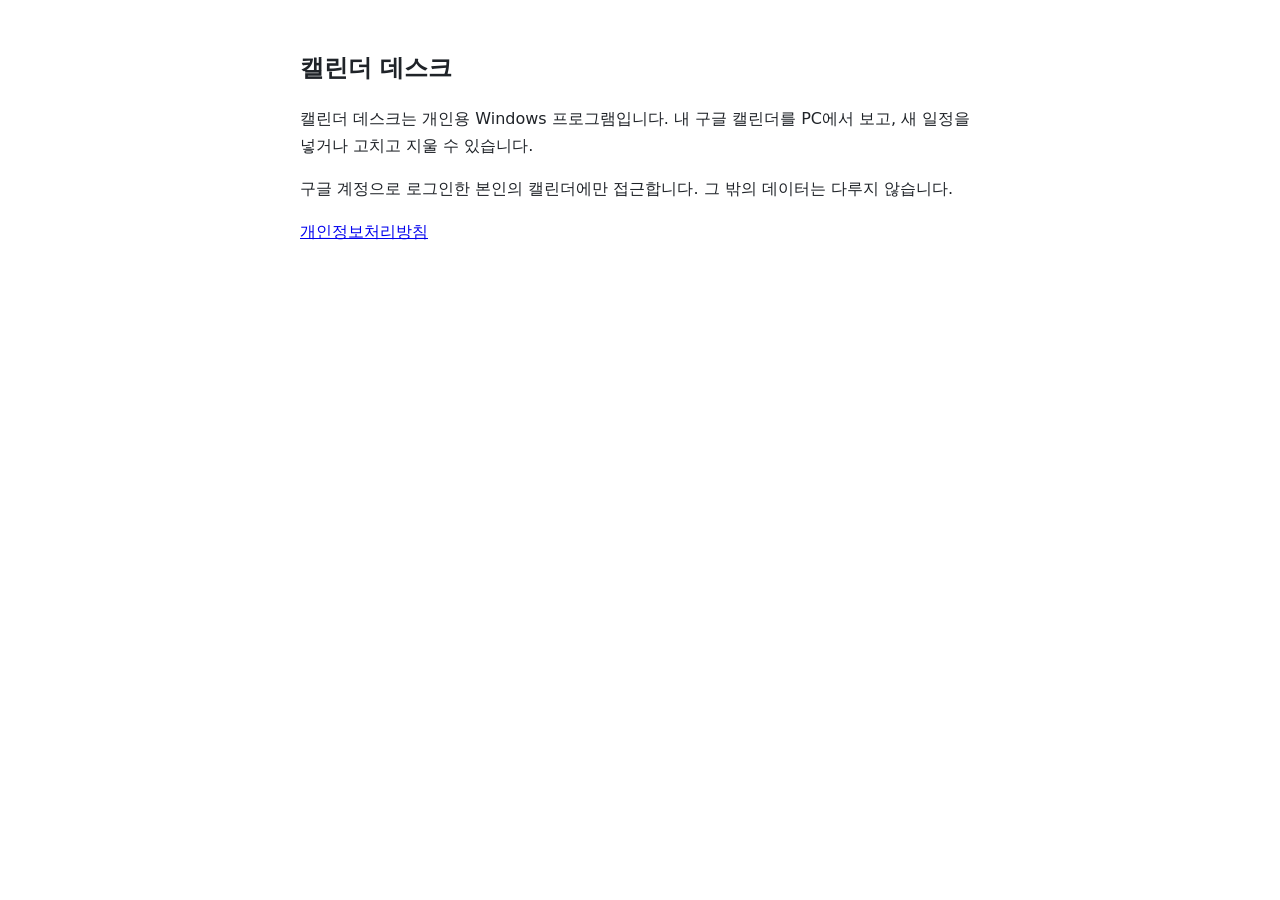
<file: calendar-desk/index.html>
<!doctype html>
<html lang="ko">
<head>
<meta charset="utf-8">
<meta name="viewport" content="width=device-width, initial-scale=1">
<meta name="robots" content="noindex, nofollow">
<title>캘린더 데스크</title>
<style>
  body { font: 16px/1.7 "Malgun Gothic", system-ui, sans-serif; max-width: 680px; margin: 48px auto; padding: 0 16px; color: #1f2328; background: #fff; }
  @media (prefers-color-scheme: dark) { body { color: #e6e8eb; background: #1b1d21; } a { color: #8ab4f8; } }
  h1 { font-size: 24px; }
</style>
</head>
<body>
<h1>캘린더 데스크</h1>
<p>캘린더 데스크는 개인용 Windows 프로그램입니다. 내 구글 캘린더를 PC에서 보고, 새 일정을 넣거나 고치고 지울 수 있습니다.</p>
<p>구글 계정으로 로그인한 본인의 캘린더에만 접근합니다. 그 밖의 데이터는 다루지 않습니다.</p>
<p><a href="privacy.html">개인정보처리방침</a></p>
</body>
</html>
</file>
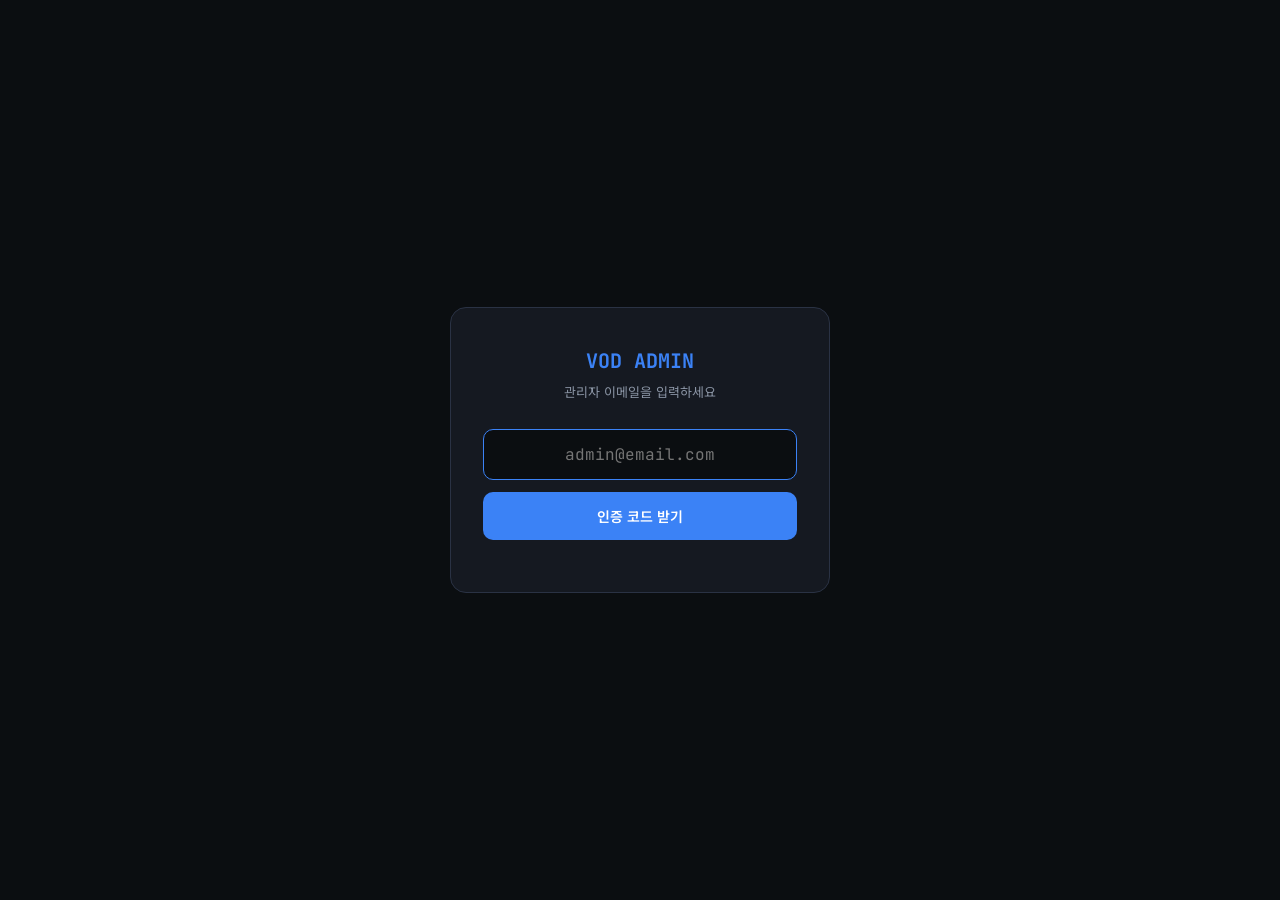
<file: mgmt-2026/index.html>
<!DOCTYPE html>
<html lang="ko">
<head>
  <meta charset="UTF-8">
  <meta name="viewport" content="width=device-width, initial-scale=1.0">
  <title>VOD Admin</title>
  <link href="https://fonts.googleapis.com/css2?family=JetBrains+Mono:wght@400;500;600;700&family=Noto+Sans+KR:wght@400;500;600;700&display=swap" rel="stylesheet">
  <style>
    :root {
      --bg: #0B0E11; --surface: #151921; --surface2: #1C2333; --border: #2A3244;
      --text: #E1E4EA; --text2: #8B95A5;
      --accent: #3B82F6; --accent-dim: #1E3A5F;
      --green: #22C55E; --green-dim: #14532D;
      --red: #EF4444; --red-dim: #7F1D1D;
      --yellow: #F59E0B; --yellow-dim: #78350F;
      --mono: 'JetBrains Mono', monospace; --sans: 'Noto Sans KR', sans-serif;
    }
    * { margin:0; padding:0; box-sizing:border-box; }
    body { font-family:var(--sans); background:var(--bg); color:var(--text); min-height:100vh; -webkit-tap-highlight-color:transparent; }

    /* === AUTH SCREEN === */
    .auth-screen { min-height:100vh; display:flex; align-items:center; justify-content:center; padding:24px; }
    .auth-box { background:var(--surface); border:1px solid var(--border); border-radius:16px; padding:40px 32px; width:100%; max-width:380px; text-align:center; }
    .auth-title { font-family:var(--mono); font-size:20px; font-weight:700; color:var(--accent); margin-bottom:8px; }
    .auth-sub { font-size:13px; color:var(--text2); margin-bottom:28px; }
    .auth-input { width:100%; padding:14px 16px; background:var(--bg); border:1px solid var(--border); border-radius:10px; color:var(--text); font-size:16px; font-family:var(--mono); outline:none; text-align:center; margin-bottom:12px; }
    .auth-input:focus { border-color:var(--accent); }
    .auth-input.code { letter-spacing:8px; font-size:24px; }
    .auth-btn { width:100%; padding:14px; background:var(--accent); color:#fff; border:none; border-radius:10px; font-size:14px; font-weight:600; cursor:pointer; font-family:var(--sans); }
    .auth-btn:hover { background:#2563EB; }
    .auth-btn:disabled { opacity:0.5; cursor:not-allowed; }
    .auth-msg { font-size:12px; margin-top:12px; }
    .auth-msg.error { color:var(--red); }
    .auth-msg.success { color:var(--green); }
    .auth-step { display:none; }
    .auth-step.active { display:block; }
    .auth-back { font-size:12px; color:var(--text2); cursor:pointer; margin-top:16px; }
    .auth-back:hover { color:var(--text); }

    /* === HEADER === */
    .header { background:var(--surface); border-bottom:1px solid var(--border); padding:14px 20px; display:flex; align-items:center; justify-content:space-between; position:sticky; top:0; z-index:100; }
    .header-title { font-family:var(--mono); font-size:15px; font-weight:700; color:var(--accent); }
    .header-right { display:flex; align-items:center; gap:12px; }
    .header-email { font-size:11px; color:var(--text2); font-family:var(--mono); }
    .logout-btn { font-size:11px; color:var(--text2); background:none; border:1px solid var(--border); border-radius:6px; padding:4px 10px; cursor:pointer; font-family:var(--mono); }
    .logout-btn:hover { color:var(--red); border-color:var(--red); }

    /* === LAYOUT === */
    .app { display:none; }
    .container { max-width:960px; margin:0 auto; padding:20px; }

    /* === TABS === */
    .tabs { display:flex; gap:2px; margin-bottom:20px; background:var(--surface); border-radius:10px; padding:4px; border:1px solid var(--border); overflow-x:auto; }
    .tab { flex:1; padding:10px 12px; text-align:center; font-size:12px; font-weight:600; color:var(--text2); background:transparent; border:none; border-radius:8px; cursor:pointer; transition:all 0.2s; font-family:var(--sans); white-space:nowrap; }
    .tab:hover { color:var(--text); }
    .tab.active { background:var(--accent-dim); color:var(--accent); }
    .tab-panel { display:none; }
    .tab-panel.active { display:block; }

    /* === CARD === */
    .card { background:var(--surface); border:1px solid var(--border); border-radius:12px; padding:20px; margin-bottom:16px; }
    .card-title { font-size:14px; font-weight:700; margin-bottom:16px; display:flex; align-items:center; gap:8px; flex-wrap:wrap; }
    .card-title .icon { width:20px; height:20px; border-radius:6px; display:flex; align-items:center; justify-content:center; font-size:11px; }

    /* === FORM === */
    .form-row { display:flex; gap:10px; margin-bottom:12px; }
    .form-group { flex:1; }
    .form-label { display:block; font-size:11px; font-weight:600; color:var(--text2); margin-bottom:5px; text-transform:uppercase; letter-spacing:0.5px; font-family:var(--mono); }
    .form-input, .form-textarea { width:100%; padding:10px 12px; background:var(--bg); border:1px solid var(--border); border-radius:8px; color:var(--text); font-size:14px; font-family:var(--sans); outline:none; transition:border-color 0.2s; }
    .form-input:focus, .form-textarea:focus { border-color:var(--accent); }
    .form-input::placeholder, .form-textarea::placeholder { color:#4A5568; }
    .form-textarea { min-height:100px; resize:vertical; line-height:1.6; }

    /* === BUTTON === */
    .btn { padding:10px 18px; font-size:13px; font-weight:600; border:none; border-radius:8px; cursor:pointer; font-family:var(--sans); transition:all 0.2s; }
    .btn-primary { background:var(--accent); color:#fff; }
    .btn-primary:hover { background:#2563EB; }
    .btn-sm { padding:5px 12px; font-size:11px; border-radius:6px; }
    .btn-green { background:var(--green-dim); color:var(--green); }
    .btn-green:hover { background:#166534; }
    .btn-red { background:var(--red-dim); color:var(--red); }
    .btn-red:hover { background:#991B1B; }
    .btn-blue { background:var(--accent-dim); color:var(--accent); }
    .btn-blue:hover { background:#1E40AF33; }
    .btn-outline { background:transparent; color:var(--text2); border:1px solid var(--border); }
    .btn-outline:hover { color:var(--text); border-color:var(--text2); }

    /* === TABLE === */
    .table-wrap { overflow-x:auto; border:1px solid var(--border); border-radius:10px; -webkit-overflow-scrolling:touch; }
    table { width:100%; border-collapse:collapse; font-size:13px; }
    th { text-align:left; padding:10px 12px; background:var(--surface2); color:var(--text2); font-size:10px; font-weight:600; text-transform:uppercase; letter-spacing:0.5px; font-family:var(--mono); white-space:nowrap; }
    td { padding:10px 12px; border-top:1px solid var(--border); white-space:nowrap; }
    tr:hover td { background:rgba(59,130,246,0.04); }
    .badge { display:inline-block; padding:3px 8px; border-radius:4px; font-size:11px; font-weight:600; font-family:var(--mono); }
    .badge-green { background:var(--green-dim); color:var(--green); }
    .badge-yellow { background:var(--yellow-dim); color:var(--yellow); }
    .badge-blue { background:var(--accent-dim); color:var(--accent); }
    .badge-red { background:var(--red-dim); color:var(--red); }

    /* === STATS === */
    .stats { display:flex; gap:10px; margin-bottom:20px; }
    .stat { flex:1; background:var(--surface); border:1px solid var(--border); border-radius:10px; padding:14px; }
    .stat-label { font-size:10px; color:var(--text2); font-family:var(--mono); text-transform:uppercase; margin-bottom:2px; }
    .stat-value { font-size:26px; font-weight:700; font-family:var(--mono); }

    /* === MSG === */
    .msg { padding:10px 14px; border-radius:8px; font-size:13px; margin-top:12px; display:none; }
    .msg.show { display:block; }
    .msg-success { background:var(--green-dim); color:var(--green); }
    .msg-error { background:var(--red-dim); color:var(--red); }

    /* === TEMPLATE CARD === */
    .tmpl-card { background:var(--bg); border:1px solid var(--border); border-radius:10px; padding:16px; margin-bottom:12px; }
    .tmpl-card-header { display:flex; justify-content:space-between; align-items:center; margin-bottom:10px; }
    .tmpl-card-title { font-size:14px; font-weight:600; }
    .tmpl-card-date { font-size:11px; color:var(--text2); font-family:var(--mono); }
    .tmpl-card-body { font-size:13px; color:var(--text2); line-height:1.7; white-space:pre-wrap; word-break:break-all; }
    .tmpl-card-actions { display:flex; gap:8px; margin-top:12px; }

    /* === MOBILE CARDS === */
    .mobile-cards { display:none; }
    .req-card { background:var(--bg); border:1px solid var(--border); border-radius:10px; padding:14px; margin-bottom:10px; }
    .req-card-row { display:flex; justify-content:space-between; align-items:center; margin-bottom:6px; }
    .req-card-name { font-weight:600; font-size:14px; }
    .req-card-detail { font-size:12px; color:var(--text2); font-family:var(--mono); }

    /* === LOADING === */
    .spinner { display:inline-block; width:16px; height:16px; border:2px solid var(--border); border-top-color:var(--accent); border-radius:50%; animation:spin 0.6s linear infinite; margin-right:8px; vertical-align:middle; }
    @keyframes spin { to { transform:rotate(360deg); } }

    @media (max-width:640px) {
      .form-row { flex-direction:column; }
      .stats { flex-direction:column; }
      .container { padding:14px; }
      .card { padding:16px; }
      .desktop-table { display:none; }
      .mobile-cards { display:block; }
      .header-email { display:none; }
    }
  </style>
</head>
<body>

  <!-- ======================== -->
  <!-- AUTH SCREEN -->
  <!-- ======================== -->
  <div class="auth-screen" id="authScreen">
    <div class="auth-box">
      <div class="auth-title">VOD ADMIN</div>

      <!-- Step 1: Email -->
      <div class="auth-step active" id="authStep1">
        <div class="auth-sub">관리자 이메일을 입력하세요</div>
        <input type="email" class="auth-input" id="authEmail" placeholder="admin@email.com" autofocus>
        <button class="auth-btn" id="sendCodeBtn" onclick="sendCode()">인증 코드 받기</button>
        <div class="auth-msg" id="authMsg1"></div>
      </div>

      <!-- Step 2: Code -->
      <div class="auth-step" id="authStep2">
        <div class="auth-sub">이메일로 받은 6자리 코드를 입력하세요</div>
        <input type="text" class="auth-input code" id="authCode" placeholder="000000" maxlength="6" inputmode="numeric">
        <button class="auth-btn" id="verifyBtn" onclick="verifyCode()">확인</button>
        <div class="auth-msg" id="authMsg2"></div>
        <div class="auth-back" onclick="backToEmail()">← 이메일 다시 입력</div>
      </div>
    </div>
  </div>

  <!-- ======================== -->
  <!-- MAIN APP -->
  <!-- ======================== -->
  <div class="app" id="mainApp">
    <div class="header">
      <div class="header-title">VOD ADMIN</div>
      <div class="header-right">
        <div class="header-email" id="headerEmail"></div>
        <button class="logout-btn" onclick="doLogout()">logout</button>
      </div>
    </div>
    <div class="container">
      <div class="tabs">
        <button class="tab active" onclick="switchTab('members',this)">가입자</button>
        <button class="tab" onclick="switchTab('requests',this)">신청 목록</button>
        <button class="tab" onclick="switchTab('templates',this)">알림 템플릿</button>
      </div>

      <!-- TAB 1 -->
      <div class="tab-panel active" id="panel-members">
        <div class="card">
          <div class="card-title"><span class="icon" style="background:var(--accent-dim);color:var(--accent);">+</span>가입자 추가</div>
          <div class="form-row">
            <div class="form-group"><label class="form-label">이름</label><input type="text" class="form-input" id="memberName" placeholder="홍길동"></div>
            <div class="form-group"><label class="form-label">이메일</label><input type="email" class="form-input" id="memberEmail" placeholder="user@email.com"></div>
          </div>
          <button class="btn btn-primary" onclick="addMember()">추가</button>
          <div class="msg" id="addMsg"></div>
        </div>
        <div class="card">
          <div class="card-title"><span class="icon" style="background:var(--green-dim);color:var(--green);">▤</span>가입자 목록<span style="font-size:12px;color:var(--text2);font-weight:400;margin-left:auto;" id="memberCount"></span></div>
          <div class="table-wrap"><table><thead><tr><th>이름</th><th>이메일</th><th>등록일</th><th></th></tr></thead><tbody id="memberTable"></tbody></table></div>
        </div>
      </div>

      <!-- TAB 2 -->
      <div class="tab-panel" id="panel-requests">
        <div class="stats">
          <div class="stat"><div class="stat-label">전체</div><div class="stat-value" id="statTotal">-</div></div>
          <div class="stat"><div class="stat-label">미처리</div><div class="stat-value" style="color:var(--yellow);" id="statPending">-</div></div>
          <div class="stat"><div class="stat-label">완료</div><div class="stat-value" style="color:var(--green);" id="statDone">-</div></div>
        </div>
        <div class="card">
          <div class="card-title"><span class="icon" style="background:var(--yellow-dim);color:var(--yellow);">⬡</span>신청 목록<button class="btn btn-sm btn-green" style="margin-left:auto;" onclick="loadRequests()">새로고침</button></div>
          <div class="table-wrap desktop-table"><table><thead><tr><th>이름</th><th>이벤터스 이메일</th><th>방식</th><th>플랫폼 계정</th><th>상태</th><th>수정</th><th>신청일</th><th></th></tr></thead><tbody id="requestTable"></tbody></table></div>
          <div class="mobile-cards" id="requestCards"></div>
        </div>
      </div>

      <!-- TAB 3 -->
      <div class="tab-panel" id="panel-templates">
        <div class="card">
          <div class="card-title"><span class="icon" style="background:var(--accent-dim);color:var(--accent);">✎</span><span id="tmplFormTitle">새 템플릿 작성</span></div>
          <div class="form-group" style="margin-bottom:10px;"><label class="form-label">제목</label><input type="text" class="form-input" id="tmplTitle" placeholder="예: VOD 접근 권한 안내"></div>
          <div class="form-group" style="margin-bottom:12px;"><label class="form-label">내용</label><textarea class="form-textarea" id="tmplBody" placeholder="알림 메시지 내용을 입력하세요..."></textarea></div>
          <div style="display:flex;gap:8px;">
            <button class="btn btn-primary" onclick="saveTemplate()">저장</button>
            <button class="btn btn-outline" id="tmplCancelBtn" style="display:none;" onclick="cancelEditTemplate()">취소</button>
          </div>
          <div class="msg" id="tmplMsg"></div>
        </div>
        <div id="tmplList"></div>
      </div>
    </div>
  </div>

  <script>
    // ============================================================
    // CONFIG
    // ============================================================
    const API_BASE = 'https://zypcrqomnzazjrgbifah.supabase.co/functions/v1';
    let authToken = null;
    let authEmail = null;
    let editingTemplateId = null;

    // ============================================================
    // AUTH
    // ============================================================
    async function sendCode() {
      const email = document.getElementById('authEmail').value.trim().toLowerCase();
      const msgEl = document.getElementById('authMsg1');
      const btn = document.getElementById('sendCodeBtn');
      if (!email) { showAuthMsg(msgEl, '이메일을 입력해주세요.', 'error'); return; }

      btn.disabled = true;
      btn.innerHTML = '<span class="spinner"></span>발송 중...';

      try {
        const res = await fetch(`${API_BASE}/admin-auth`, {
          method: 'POST',
          headers: { 'Content-Type': 'application/json' },
          body: JSON.stringify({ action: 'sendCode', email }),
        });
        const data = await res.json();
        if (!res.ok) { showAuthMsg(msgEl, data.error || '발송 실패', 'error'); return; }

        authEmail = email;
        document.getElementById('authStep1').classList.remove('active');
        document.getElementById('authStep2').classList.add('active');
        document.getElementById('authCode').focus();
      } catch (e) {
        showAuthMsg(msgEl, '네트워크 오류', 'error');
      } finally {
        btn.disabled = false;
        btn.textContent = '인증 코드 받기';
      }
    }

    async function verifyCode() {
      const code = document.getElementById('authCode').value.trim();
      const msgEl = document.getElementById('authMsg2');
      const btn = document.getElementById('verifyBtn');
      if (!code || code.length !== 6) { showAuthMsg(msgEl, '6자리 코드를 입력해주세요.', 'error'); return; }

      btn.disabled = true;
      btn.innerHTML = '<span class="spinner"></span>확인 중...';

      try {
        const res = await fetch(`${API_BASE}/admin-auth`, {
          method: 'POST',
          headers: { 'Content-Type': 'application/json' },
          body: JSON.stringify({ action: 'verify', email: authEmail, code }),
        });
        const data = await res.json();
        if (!res.ok) { showAuthMsg(msgEl, data.error || '인증 실패', 'error'); return; }

        authToken = data.token;
        localStorage.setItem('vod_admin_token', data.token);
        localStorage.setItem('vod_admin_email', authEmail);
        localStorage.setItem('vod_admin_exp', data.expiresAt);
        showApp();
      } catch (e) {
        showAuthMsg(msgEl, '네트워크 오류', 'error');
      } finally {
        btn.disabled = false;
        btn.textContent = '확인';
      }
    }

    function backToEmail() {
      document.getElementById('authStep2').classList.remove('active');
      document.getElementById('authStep1').classList.add('active');
      document.getElementById('authCode').value = '';
      document.getElementById('authMsg2').className = 'auth-msg';
    }

    function doLogout() {
      localStorage.removeItem('vod_admin_token');
      localStorage.removeItem('vod_admin_email');
      localStorage.removeItem('vod_admin_exp');
      authToken = null;
      authEmail = null;
      document.getElementById('mainApp').style.display = 'none';
      document.getElementById('authScreen').style.display = 'flex';
      document.getElementById('authEmail').value = '';
      document.getElementById('authCode').value = '';
      backToEmail();
    }

    function showApp() {
      document.getElementById('authScreen').style.display = 'none';
      document.getElementById('mainApp').style.display = 'block';
      document.getElementById('headerEmail').textContent = authEmail;
      loadMembers();
    }

    function showAuthMsg(el, text, type) {
      el.className = `auth-msg ${type}`;
      el.textContent = text;
    }

    // Auto-login
    (function() {
      const token = localStorage.getItem('vod_admin_token');
      const email = localStorage.getItem('vod_admin_email');
      const exp = localStorage.getItem('vod_admin_exp');
      if (token && email && exp && Number(exp) > Date.now()) {
        authToken = token;
        authEmail = email;
        showApp();
      }
    })();

    // Enter keys
    document.getElementById('authEmail').addEventListener('keydown', e => { if (e.key === 'Enter') sendCode(); });
    document.getElementById('authCode').addEventListener('keydown', e => { if (e.key === 'Enter') verifyCode(); });

    // ============================================================
    // API HELPER
    // ============================================================
    async function api(action, params = {}) {
      const res = await fetch(`${API_BASE}/admin-api`, {
        method: 'POST',
        headers: {
          'Content-Type': 'application/json',
          'Authorization': `Bearer ${authToken}`,
        },
        body: JSON.stringify({ action, ...params }),
      });
      const data = await res.json();
      if (res.status === 401) { doLogout(); throw new Error('인증 만료'); }
      if (!res.ok) throw new Error(data.error || '요청 실패');
      return data;
    }

    // ============================================================
    // TABS
    // ============================================================
    function switchTab(tab, el) {
      document.querySelectorAll('.tab').forEach(t => t.classList.remove('active'));
      document.querySelectorAll('.tab-panel').forEach(p => p.classList.remove('active'));
      el.classList.add('active');
      document.getElementById(`panel-${tab}`).classList.add('active');
      if (tab === 'members') loadMembers();
      if (tab === 'requests') loadRequests();
      if (tab === 'templates') loadTemplates();
    }

    // ============================================================
    // 가입자
    // ============================================================
    async function loadMembers() {
      try {
        const { data } = await api('getMembers');
        document.getElementById('memberCount').textContent = `${data.length}명`;
        document.getElementById('memberTable').innerHTML = data.map(m => `<tr>
          <td>${esc(m.name)}</td>
          <td style="font-family:var(--mono);font-size:12px;">${esc(m.email)}</td>
          <td style="color:var(--text2);font-size:12px;">${fmtDate(m.created_at)}</td>
          <td><button class="btn btn-sm btn-red" onclick="deleteMember('${m.id}','${esc(m.name)}')">삭제</button></td>
        </tr>`).join('');
      } catch (e) { console.error(e); }
    }

    async function addMember() {
      const name = document.getElementById('memberName').value.trim();
      const email = document.getElementById('memberEmail').value.trim().toLowerCase();
      const msgEl = document.getElementById('addMsg');
      if (!name || !email) { showMsg(msgEl, '이름과 이메일을 입력해주세요.', 'error'); return; }
      try {
        await api('addMember', { name, email });
        showMsg(msgEl, `${name} (${email}) 추가 완료`, 'success');
        document.getElementById('memberName').value = '';
        document.getElementById('memberEmail').value = '';
        document.getElementById('memberName').focus();
        loadMembers();
      } catch (e) { showMsg(msgEl, e.message.includes('duplicate') ? '이미 등록된 이메일입니다.' : e.message, 'error'); }
    }

    async function deleteMember(id, name) {
      if (!confirm(`"${name}" 가입자를 삭제하시겠습니까?`)) return;
      try { await api('deleteMember', { id }); loadMembers(); } catch (e) { alert('삭제 실패: ' + e.message); }
    }

    // ============================================================
    // 신청 목록
    // ============================================================
    async function loadRequests() {
      try {
        const { data } = await api('getRequests');
        const total = data.length, pending = data.filter(r => !r.is_processed).length;
        document.getElementById('statTotal').textContent = total;
        document.getElementById('statPending').textContent = pending;
        document.getElementById('statDone').textContent = total - pending;

        document.getElementById('requestTable').innerHTML = data.map(r => `<tr>
          <td>${esc(r.name || '-')}</td>
          <td style="font-family:var(--mono);font-size:12px;">${esc(r.eventus_email)}</td>
          <td><span class="badge ${r.vod_method === 'google_drive' ? 'badge-blue' : 'badge-red'}">${r.vod_method === 'google_drive' ? 'Drive' : 'Vimeo'}</span></td>
          <td style="font-family:var(--mono);font-size:12px;">${esc(r.platform_account)}</td>
          <td>${r.is_processed ? '<span class="badge badge-green">완료</span>' : '<span class="badge badge-yellow">대기</span>'}</td>
          <td>${r.is_modified ? '<span class="badge badge-red">수정</span>' : ''}</td>
          <td style="color:var(--text2);font-size:12px;">${fmtDate(r.created_at)}</td>
          <td>${!r.is_processed ? `<button class="btn btn-sm btn-green" onclick="markProcessed('${r.id}')">처리</button>` : ''}</td>
        </tr>`).join('');

        document.getElementById('requestCards').innerHTML = data.map(r => `<div class="req-card">
          <div class="req-card-row"><span class="req-card-name">${esc(r.name || '-')}</span>${r.is_processed ? '<span class="badge badge-green">완료</span>' : '<span class="badge badge-yellow">대기</span>'}</div>
          <div class="req-card-detail">${esc(r.eventus_email)}</div>
          <div class="req-card-row" style="margin-top:8px;"><span class="badge ${r.vod_method === 'google_drive' ? 'badge-blue' : 'badge-red'}">${r.vod_method === 'google_drive' ? 'Drive' : 'Vimeo'}</span><span class="req-card-detail">${esc(r.platform_account)}</span></div>
          ${r.is_modified ? '<div style="margin-top:6px;"><span class="badge badge-red">수정됨</span></div>' : ''}
          ${!r.is_processed ? `<div style="margin-top:10px;"><button class="btn btn-sm btn-green" onclick="markProcessed('${r.id}')">처리 완료</button></div>` : ''}
        </div>`).join('');
      } catch (e) { console.error(e); }
    }

    async function markProcessed(id) {
      try { await api('markProcessed', { id }); loadRequests(); } catch (e) { alert('처리 실패: ' + e.message); }
    }

    // ============================================================
    // 알림 템플릿
    // ============================================================
    async function loadTemplates() {
      try {
        const { data } = await api('getTemplates');
        const c = document.getElementById('tmplList');
        if (!data.length) { c.innerHTML = '<div class="card" style="text-align:center;color:var(--text2);font-size:13px;">저장된 템플릿이 없습니다.</div>'; return; }
        c.innerHTML = data.map(t => `<div class="tmpl-card">
          <div class="tmpl-card-header"><div class="tmpl-card-title">${esc(t.title)}</div><div class="tmpl-card-date">${fmtDate(t.updated_at || t.created_at)}</div></div>
          <div class="tmpl-card-body">${esc(t.body)}</div>
          <div class="tmpl-card-actions">
            <button class="btn btn-sm btn-blue" onclick="copyTemplate('${esc(t.body).replace(/'/g, "\\'")}')">복사</button>
            <button class="btn btn-sm btn-outline" onclick="editTemplate('${t.id}','${esc(t.title).replace(/'/g, "\\'")}','${esc(t.body).replace(/'/g, "\\'")}')">편집</button>
            <button class="btn btn-sm btn-red" onclick="deleteTemplate('${t.id}')">삭제</button>
          </div>
        </div>`).join('');
      } catch (e) { console.error(e); }
    }

    async function saveTemplate() {
      const title = document.getElementById('tmplTitle').value.trim();
      const body = document.getElementById('tmplBody').value.trim();
      const msgEl = document.getElementById('tmplMsg');
      if (!title || !body) { showMsg(msgEl, '제목과 내용을 입력해주세요.', 'error'); return; }
      try {
        if (editingTemplateId) {
          await api('updateTemplate', { id: editingTemplateId, title, body });
        } else {
          await api('addTemplate', { title, body });
        }
        cancelEditTemplate();
        showMsg(msgEl, '저장 완료', 'success');
        loadTemplates();
      } catch (e) { showMsg(msgEl, e.message, 'error'); }
    }

    function editTemplate(id, title, body) {
      editingTemplateId = id;
      document.getElementById('tmplTitle').value = title;
      document.getElementById('tmplBody').value = body;
      document.getElementById('tmplFormTitle').textContent = '템플릿 편집';
      document.getElementById('tmplCancelBtn').style.display = 'block';
      document.getElementById('tmplTitle').focus();
      window.scrollTo({ top: 0, behavior: 'smooth' });
    }

    function cancelEditTemplate() {
      editingTemplateId = null;
      document.getElementById('tmplTitle').value = '';
      document.getElementById('tmplBody').value = '';
      document.getElementById('tmplFormTitle').textContent = '새 템플릿 작성';
      document.getElementById('tmplCancelBtn').style.display = 'none';
    }

    function copyTemplate(body) {
      navigator.clipboard.writeText(body).then(() => alert('클립보드에 복사되었습니다.'));
    }

    async function deleteTemplate(id) {
      if (!confirm('삭제하시겠습니까?')) return;
      try { await api('deleteTemplate', { id }); loadTemplates(); } catch (e) { alert('삭제 실패: ' + e.message); }
    }

    // ============================================================
    // UTILS
    // ============================================================
    function esc(s) { if (!s) return ''; const d = document.createElement('div'); d.textContent = s; return d.innerHTML; }
    function fmtDate(d) { return new Date(d).toLocaleDateString('ko'); }
    function showMsg(el, text, type) { el.className = `msg msg-${type} show`; el.textContent = text; setTimeout(() => el.classList.remove('show'), 4000); }

    document.getElementById('memberName').addEventListener('keydown', e => { if (e.key === 'Enter') document.getElementById('memberEmail').focus(); });
    document.getElementById('memberEmail').addEventListener('keydown', e => { if (e.key === 'Enter') addMember(); });
  </script>
</body>
</html>
</file>
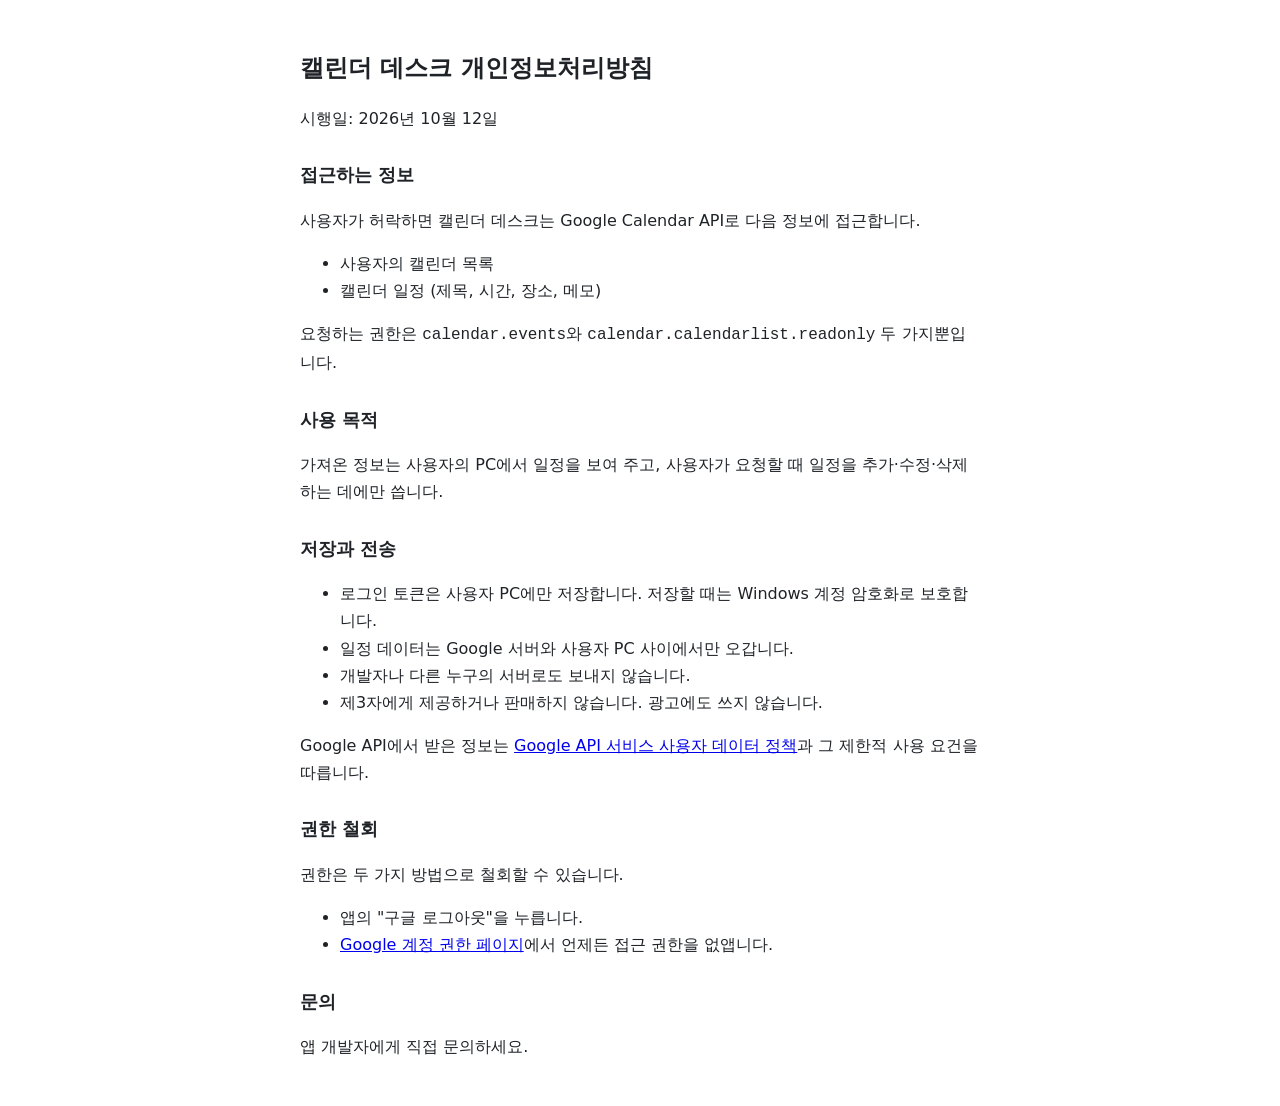
<file: calendar-desk/privacy.html>
<!doctype html>
<html lang="ko">
<head>
<meta charset="utf-8">
<meta name="viewport" content="width=device-width, initial-scale=1">
<meta name="robots" content="noindex, nofollow">
<title>캘린더 데스크 개인정보처리방침</title>
<style>
  body { font: 16px/1.7 "Malgun Gothic", system-ui, sans-serif; max-width: 680px; margin: 48px auto; padding: 0 16px; color: #1f2328; background: #fff; }
  @media (prefers-color-scheme: dark) { body { color: #e6e8eb; background: #1b1d21; } a { color: #8ab4f8; } }
  h1 { font-size: 24px; } h2 { font-size: 18px; margin-top: 28px; }
</style>
</head>
<body>
<h1>캘린더 데스크 개인정보처리방침</h1>
<p>시행일: 2026년 10월 12일</p>

<h2>접근하는 정보</h2>
<p>사용자가 허락하면 캘린더 데스크는 Google Calendar API로 다음 정보에 접근합니다.</p>
<ul>
  <li>사용자의 캘린더 목록</li>
  <li>캘린더 일정 (제목, 시간, 장소, 메모)</li>
</ul>
<p>요청하는 권한은 <code>calendar.events</code>와 <code>calendar.calendarlist.readonly</code> 두 가지뿐입니다.</p>

<h2>사용 목적</h2>
<p>가져온 정보는 사용자의 PC에서 일정을 보여 주고, 사용자가 요청할 때 일정을 추가·수정·삭제하는 데에만 씁니다.</p>

<h2>저장과 전송</h2>
<ul>
  <li>로그인 토큰은 사용자 PC에만 저장합니다. 저장할 때는 Windows 계정 암호화로 보호합니다.</li>
  <li>일정 데이터는 Google 서버와 사용자 PC 사이에서만 오갑니다.</li>
  <li>개발자나 다른 누구의 서버로도 보내지 않습니다.</li>
  <li>제3자에게 제공하거나 판매하지 않습니다. 광고에도 쓰지 않습니다.</li>
</ul>
<p>Google API에서 받은 정보는 <a href="https://developers.google.com/terms/api-services-user-data-policy">Google API 서비스 사용자 데이터 정책</a>과 그 제한적 사용 요건을 따릅니다.</p>

<h2>권한 철회</h2>
<p>권한은 두 가지 방법으로 철회할 수 있습니다.</p>
<ul>
  <li>앱의 "구글 로그아웃"을 누릅니다.</li>
  <li><a href="https://myaccount.google.com/permissions">Google 계정 권한 페이지</a>에서 언제든 접근 권한을 없앱니다.</li>
</ul>

<h2>문의</h2>
<p>앱 개발자에게 직접 문의하세요.</p>
</body>
</html>
</file>
<file: pc.css>
/* ═══════════════════════════════════════════════════════════
   메인 대시보드 PC 화면 (768px 이상) — 2026-11-19 개편
   정본 시안: 통합 개발/대시보드개편/시안-v2.html
   4칸 격자 하나: 위 줄(브리핑 2 · 시장 1 · UptoDate+일정 1) / 아래 스포츠 4장.
   768px 미만은 이 파일이 아무것도 바꾸지 않는다 — 옛 화면 그대로.
   ═══════════════════════════════════════════════════════════ */
#pc, #sky { display: none; }

@media (min-width: 768px) {
  /* 옛 화면 감추기 */
  .mobile-header, .sidebar, .main-content, #sidebar-overlay { display: none !important; }
  body { display: block !important; height: auto !important; overflow: auto !important; overflow-x: hidden !important; background: #0A0D12 !important; }
  #sky { display: block; }
  #pc { display: flex; }
}

#pc {
  color-scheme: dark;
  --bg:#0A0D12; --surface:#10141B; --surface-2:#141922;
  --line:rgba(255,255,255,.07); --line-strong:rgba(255,255,255,.13);
  --fg:#E9EEF5; --fg-2:#B9C3D1; --muted:#8A96A8;
  --accent:#FF7A2E; --accent-ink:#FFB27F; --accent-soft:rgba(255,122,46,.12);
  --ok:#3FD3A4; --bad:#FF8A7A; --warn:#F5C85B;
  --sans:'IBM Plex Sans KR',system-ui,-apple-system,'Malgun Gothic',sans-serif;
  --mono:'JetBrains Mono',ui-monospace,Consolas,monospace;
  position:relative; z-index:1; max-width:1440px; margin:0 auto; padding:14px 16px 32px;
  flex-direction:column; gap:12px;
  font-family:var(--sans); font-size:13px; line-height:1.45; color:var(--fg); -webkit-font-smoothing:antialiased;
}
#pc *{box-sizing:border-box}
#pc a{color:inherit;text-decoration:none}
#pc button{font:inherit;color:inherit;background:none;border:0;padding:0;cursor:pointer}
#pc :focus-visible{outline:2px solid var(--accent);outline-offset:2px;border-radius:6px}
#pc .num{font-family:var(--mono);font-variant-numeric:tabular-nums}
#pc h2{margin:0}

#sky{position:fixed;inset:0;width:100%;height:100%;z-index:0;pointer-events:none}

#pc .panel{background:color-mix(in srgb,var(--surface) 92%,transparent);border:1px solid var(--line);border-radius:12px;min-width:0}
#pc .head{display:flex;align-items:center;gap:8px;padding:10px 14px 8px}
#pc .label{margin:0;font-size:11px;font-weight:600;letter-spacing:.08em;color:var(--muted)}
#pc a.label:hover{color:var(--fg)}
#pc .meta{margin-left:auto;font-family:var(--mono);font-size:11px;color:var(--muted);white-space:nowrap}
#pc .empty{padding:6px 14px 12px;color:var(--muted);font-size:12px}
#pc .sk{height:12px;margin:8px 14px;border-radius:6px;background:rgba(255,255,255,.05)}
#pc .stale{display:inline-block;font-size:10.5px;padding:1px 6px;border-radius:5px;color:var(--bad);border:1px solid rgba(255,138,122,.35);white-space:nowrap;font-family:var(--sans)}

/* 맨 위 줄 */
#pc .top{display:flex;flex-wrap:wrap;align-items:center;gap:10px 14px;padding:8px 12px}
#pc .brand{display:flex;align-items:center;gap:9px;padding-right:12px;border-right:1px solid var(--line)}
#pc .brand b{font-size:15px;letter-spacing:-.02em}
#pc .brand span{font-size:11.5px;color:var(--muted)}
#pc .clocks{display:flex;gap:4px;flex-wrap:wrap}
#pc .clock{display:inline-flex;gap:6px;align-items:baseline;padding:5px 9px;border-radius:8px;border:1px solid var(--line)}
#pc .clock small{font-size:11px;color:var(--muted)}
#pc .clock .num{font-size:12.5px;font-weight:600}
#pc .clock.day .num{color:var(--warn)}
#pc .clock.home{border-color:rgba(255,122,46,.35)}
#pc .clock.home .num{color:var(--accent-ink)}
#pc .wx{position:relative}
#pc .wx-btn{display:inline-flex;align-items:center;gap:7px;height:34px;padding:0 10px;border-radius:9px;border:1px solid var(--line);color:var(--fg-2)}
#pc .wx-btn:hover,#pc .wx-btn[aria-expanded="true"]{border-color:var(--line-strong);color:var(--fg)}
#pc .pop{position:absolute;top:40px;left:0;z-index:20;padding:12px;background:var(--surface-2);border:1px solid var(--line-strong);border-radius:12px;box-shadow:0 18px 40px rgba(0,0,0,.5)}
#pc .wx-pop{width:330px}
#pc .hours{display:grid;grid-template-columns:repeat(6,minmax(0,1fr));gap:4px;margin:8px 0 10px}
#pc .hours div{text-align:center;padding:6px 0;border-radius:7px;background:rgba(255,255,255,.03)}
#pc .hours small{display:block;font-size:10px;color:var(--muted)}
#pc .hours i{display:block;font-size:12px;color:var(--fg-2);margin:3px 0}
#pc .days{display:grid;gap:5px}
#pc .day-row{display:grid;grid-template-columns:62px 18px 28px 1fr 28px;gap:8px;align-items:center;font-size:12px}
#pc .day-row i{color:var(--fg-2);font-size:12px}
#pc .day-row .lo{color:#9EC5FF;text-align:right}
#pc .track{height:4px;border-radius:9px;background:rgba(255,255,255,.07);position:relative}
#pc .track i{position:absolute;top:0;bottom:0;border-radius:9px;background:linear-gradient(90deg,#9EC5FF,var(--accent))}
#pc .cmd{margin-left:auto;display:flex;align-items:center;gap:8px;width:300px;max-width:100%;height:34px;padding:0 10px;border-radius:9px;border:1px solid var(--line-strong);background:rgba(0,0,0,.25);color:var(--muted)}
#pc .cmd:hover{color:var(--fg);border-color:rgba(255,122,46,.4)}
#pc .kbd{margin-left:auto;font-family:var(--mono);font-size:10px;padding:2px 6px;border-radius:5px;border:1px solid var(--line-strong);color:var(--fg-2)}
#pc .ops{display:inline-flex;align-items:center;gap:7px;height:34px;padding:0 11px;border-radius:9px;border:1px solid var(--line);color:var(--fg-2);font-size:12px;font-weight:600}
#pc .ops.ok{border-color:rgba(63,211,164,.3);color:#9FE9CF}
#pc .ops.bad{border-color:rgba(255,138,122,.45);color:var(--bad)}
#pc .dot{width:7px;height:7px;border-radius:50%;background:var(--muted);flex:none}
#pc .ops.ok .dot{background:var(--ok)}
#pc .ops.bad .dot{background:var(--bad)}

/* 런처 */
#pc .launch{display:grid;gap:7px;padding:9px 12px}
#pc .lrow{display:flex;align-items:flex-start;gap:10px}
#pc .lrow > .label{width:64px;flex:none;padding-top:6px}
#pc .chips{display:flex;flex-wrap:wrap;gap:5px;min-width:0}
#pc .chip{display:inline-flex;align-items:center;gap:7px;height:30px;padding:0 9px 0 4px;border-radius:8px;border:1px solid var(--line);background:rgba(255,255,255,.02);font-size:12.5px;color:var(--fg-2);transition:border-color .12s,color .12s,background .12s}
#pc .chip:hover,#pc .chip.flash{border-color:rgba(255,122,46,.45);color:var(--fg);background:var(--accent-soft)}
#pc .chip.down{border-color:rgba(255,138,122,.4)}
#pc .chip .key{font-family:var(--mono);font-size:10px;color:var(--muted)}
#pc .ico{position:relative;width:22px;height:22px;border-radius:6px;display:grid;place-items:center;flex:none;
  background:color-mix(in srgb,var(--tint,#8A96A8) 16%,transparent);color:var(--tint,#B9C3D1);
  box-shadow:inset 0 0 0 1px color-mix(in srgb,var(--tint,#8A96A8) 30%,transparent)}
#pc .ico svg{width:14px;height:14px}
#pc .ico .badge-dot{position:absolute;right:-2px;top:-2px;width:8px;height:8px;border-radius:50%;background:var(--bad);box-shadow:0 0 0 2px var(--surface)}
#pc .ico.fav{background:#fff;box-shadow:none;overflow:hidden}
#pc .ico.fav img{width:16px;height:16px;display:block}
#pc .chip:hover .ico:not(.fav){background:color-mix(in srgb,var(--tint,#8A96A8) 26%,transparent)}
#pc .clusters{display:flex;flex-wrap:wrap;gap:6px 14px;min-width:0}
#pc .cluster{display:flex;flex-wrap:wrap;align-items:center;gap:5px}
#pc .cluster > em{font-style:normal;font-size:10.5px;color:var(--muted);letter-spacing:.04em;margin-right:2px}

/* 4칸 격자 */
#pc .grid4{display:grid;grid-template-columns:repeat(4,minmax(0,1fr));gap:12px}
#pc .span2{grid-column:span 2}
#pc .stack{display:flex;flex-direction:column;gap:12px;min-width:0}
#pc .stack > .panel:last-child{flex:1}

/* 외신 브리핑 */
#pc .brief{display:flex;flex-direction:column}
#pc .tabs{margin-left:auto;display:flex;gap:3px}
#pc .brief .head{flex-wrap:wrap;row-gap:6px}
#pc .brief .tabs{flex-basis:100%;margin-left:0}
#pc .tab{white-space:nowrap;height:24px;padding:0 9px;border-radius:6px;font-size:11.5px;color:var(--muted);border:1px solid transparent}
#pc .tab:hover{color:var(--fg)}
#pc .tab[aria-selected="true"]{color:var(--accent-ink);background:var(--accent-soft);border-color:rgba(255,122,46,.35)}
/* 1열 · 최신 10건 (11-20 사용자). 제목은 한 줄, 넘치면 말줄임(전체 제목은 마우스를 올리면) */
#pc .news{list-style:none;margin:0;padding:0 14px 6px}
#pc .news li{border-top:1px solid var(--line)}
#pc .news a{display:grid;grid-template-columns:38px minmax(0,1fr);gap:8px;align-items:baseline;padding:6px 2px}
#pc .news a:hover .t{color:#fff}
#pc .news .d{font-size:11px;color:var(--muted)}
#pc .news .t{font-size:13px;line-height:1.4;color:var(--fg);white-space:nowrap;overflow:hidden;text-overflow:ellipsis}
#pc .news li.new .d{color:var(--accent-ink)}
#pc .more{margin-top:auto;display:flex;justify-content:space-between;align-items:center;padding:4px 14px 12px;font-size:11.5px;color:var(--muted)}
#pc .more button,#pc .more a{color:var(--accent-ink)}

/* UptoDate */
#pc .utd{display:block;padding:2px 14px 12px}
#pc .utd b{display:block;font-size:14px;font-weight:600;line-height:1.4}
#pc .utd span{display:block;margin-top:3px;font-size:12px;color:var(--fg-2);line-height:1.4}
#pc .utd-fig{margin:0 0 9px;position:relative;border-radius:8px;overflow:hidden;background:rgba(255,255,255,.04);aspect-ratio:16/9}
#pc .utd-fig img{width:100%;height:100%;object-fit:cover;display:block}
#pc .utd-fig figcaption{position:absolute;right:0;bottom:0;padding:2px 6px;font-size:10px;color:#fff;background:rgba(0,0,0,.55);border-top-left-radius:6px}
#pc .utd .deck{margin:8px 0 0;font-size:12px;line-height:1.55;color:var(--muted);display:-webkit-box;-webkit-box-orient:vertical;-webkit-line-clamp:6;overflow:hidden}
#pc .utd:hover b{color:#fff;text-decoration:underline;text-decoration-color:rgba(255,122,46,.5);text-underline-offset:3px}

/* 시장 */
#pc .market{display:flex;flex-direction:column;overflow:hidden}
#pc .market .head button{color:var(--muted);font-size:12px;padding:0 2px}
#pc .market .head button:hover{color:var(--fg)}
#pc .tv{flex:1;min-height:380px;padding:0 4px 4px;position:relative;overflow:hidden}
/* 2026-11-21: 위젯 안 종목 줄(로고·두 줄 이름·큰 가격)은 iframe 안이라 CSS 가 안 닿는다 →
   위젯을 1/s 크기로 그린 뒤 s 배로 줄여 옆 카드 글자 밀도에 맞춘다(5종목이 스크롤 없이 보이게) */
/* 위젯이 컨테이너에 style="width:100%;height:100%" 를 써 넣으므로 크기는 !important */
#pc .tvz{--s:.8;position:absolute;left:4px;top:0;width:calc((100% - 8px) / var(--s))!important;height:calc((100% - 4px) / var(--s))!important;transform:scale(var(--s));transform-origin:0 0}
/* 부모가 color-scheme:dark 이면 밝은 문서 iframe 뒤를 브라우저가 흰색으로 칠한다 → iframe 은 normal */
#pc .tv iframe{color-scheme:normal}

/* 일정 */
#pc .cal{list-style:none;margin:0;padding:0 14px 10px}
#pc .cal li{display:grid;grid-template-columns:40px minmax(0,1fr) auto;gap:8px;align-items:baseline;padding:6px 0;border-top:1px solid var(--line);font-size:12.5px}
#pc .cal .dd{font-family:var(--mono);font-weight:700;font-size:11px;color:var(--fg-2)}
#pc .cal .dd.soon{color:var(--accent-ink)}
#pc .cal .tt{white-space:nowrap;overflow:hidden;text-overflow:ellipsis}
#pc .cal a.tt:hover{color:#fff}
#pc .cal .when{font-family:var(--mono);font-size:10.5px;color:var(--muted)}
#pc .cal .imp5 .tt{font-weight:600}

/* 스포츠 */
#pc .sport{display:flex;flex-direction:column;position:relative}
#pc .rows{padding:0 14px 10px}
#pc .r{display:grid;grid-template-columns:76px minmax(0,1fr) auto;gap:8px;align-items:baseline;padding:6px 0;border-top:1px solid var(--line);font-size:12.5px}
#pc .r > span:nth-child(2){min-width:0;overflow:hidden;text-overflow:ellipsis;white-space:nowrap}
#pc .r .w{font-family:var(--mono);font-size:11px;color:var(--muted)}
#pc .r .w.next{color:var(--warn)}
#pc .r .sub{color:var(--muted)}
#pc .r .tag{font-size:10.5px;color:var(--muted);white-space:nowrap}
#pc .r .tag.hot{color:var(--accent-ink)}
#pc .up{color:var(--ok)} #pc .dn{color:var(--bad)}
#pc .f1{display:grid;grid-template-columns:repeat(2,minmax(0,1fr));gap:12px;padding:0 14px 10px;font-size:12px}
#pc .f1 .x{display:flex;gap:6px;padding:3px 0;border-top:1px solid var(--line)}
#pc .f1 .x .num:last-child,#pc .f1 .x span:last-child{margin-left:auto}
#pc .f1 .x.race{color:var(--accent-ink);font-weight:600}
#pc .f1 .x.q{color:var(--warn)}
#pc .f1 .x.past{color:var(--muted);font-weight:400}
#pc .foot{margin-top:auto;padding:7px 14px;border-top:1px solid var(--line);font-size:11.5px;color:var(--muted);display:flex;gap:6px;align-items:center}
#pc .foot > span{min-width:0;overflow:hidden;text-overflow:ellipsis;white-space:nowrap}
#pc .foot.hot > span{color:var(--warn)}
#pc .foot button{margin-left:auto;color:var(--accent-ink);flex:none}
#pc .ov-pop{top:auto;bottom:38px;left:0;width:min(560px,90vw);max-height:420px;overflow:auto}
#pc .ov-pop h3{margin:0 0 6px;font-size:11px;font-weight:600;letter-spacing:.08em;color:var(--muted)}
#pc .ov-issue{padding:6px 0;border-top:1px solid var(--line);font-size:12px}
#pc .ov-issue b{color:var(--warn);font-weight:600}
#pc .ov-issue div{color:var(--fg-2);margin-top:2px}
#pc .ov-row{display:grid;grid-template-columns:52px minmax(0,1fr) minmax(0,1.2fr) 92px 96px;gap:8px;padding:5px 0;border-top:1px solid var(--line);font-size:11.5px;align-items:baseline}
#pc .ov-row > span{overflow:hidden;text-overflow:ellipsis;white-space:nowrap}
#pc .ov-row .st{text-align:right;color:var(--fg-2)}

/* 명령 팔레트 */
#pc .pal-bg{position:fixed;inset:0;z-index:50;background:rgba(4,6,10,.7);display:flex;justify-content:center;align-items:flex-start;padding:110px 16px 0}
#pc .pal-bg[hidden]{display:none}
#pc .pal{width:560px;max-width:100%;background:var(--surface-2);border:1px solid var(--line-strong);border-radius:14px;overflow:hidden}
#pc .pal input{width:100%;height:46px;padding:0 14px;background:transparent;border:0;border-bottom:1px solid var(--line);color:#fff;font:inherit;font-size:14px;outline:none}
#pc .pal ul{list-style:none;margin:0;padding:6px;max-height:360px;overflow:auto}
#pc .pal li{display:flex;gap:10px;padding:8px 10px;border-radius:8px;font-size:13px;cursor:pointer}
#pc .pal li > b{font-weight:400;min-width:0;overflow:hidden;text-overflow:ellipsis;white-space:nowrap}
#pc .pal li[aria-selected="true"],#pc .pal li:hover{background:var(--accent-soft);color:#fff}
#pc .pal li span{margin-left:auto;flex:none;font-family:var(--mono);font-size:10.5px;color:var(--muted)}
#pc .pal .none{color:var(--muted);cursor:default}
#pc .sr{position:absolute;left:-9999px}
#pc .note{margin:0;font-size:11px;color:var(--muted);text-align:right}

@media (min-width:768px) and (max-width:1180px){
  #pc .grid4{grid-template-columns:repeat(2,minmax(0,1fr))}
  #pc .cmd{order:9;margin-left:0;width:100%}
}
@media (prefers-reduced-motion:reduce){#pc *{transition:none!important;animation:none!important}}
</file>
